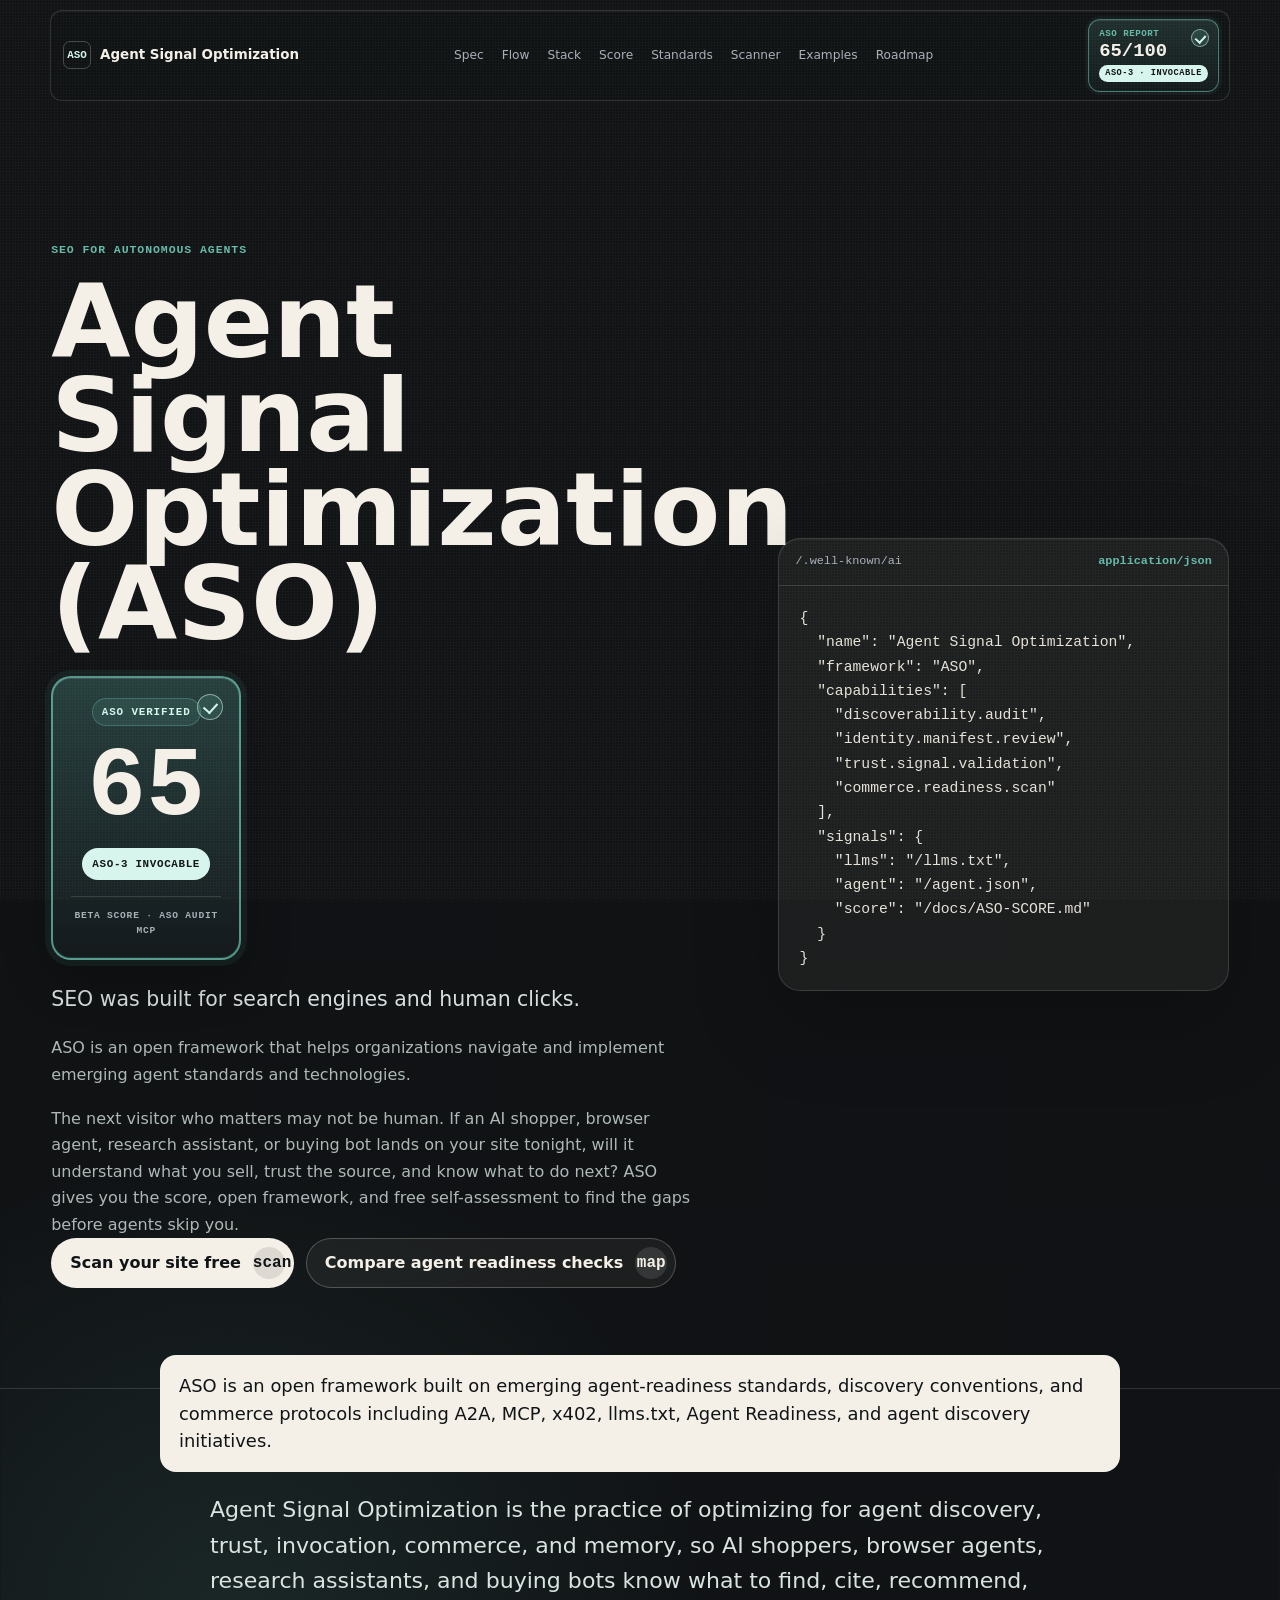
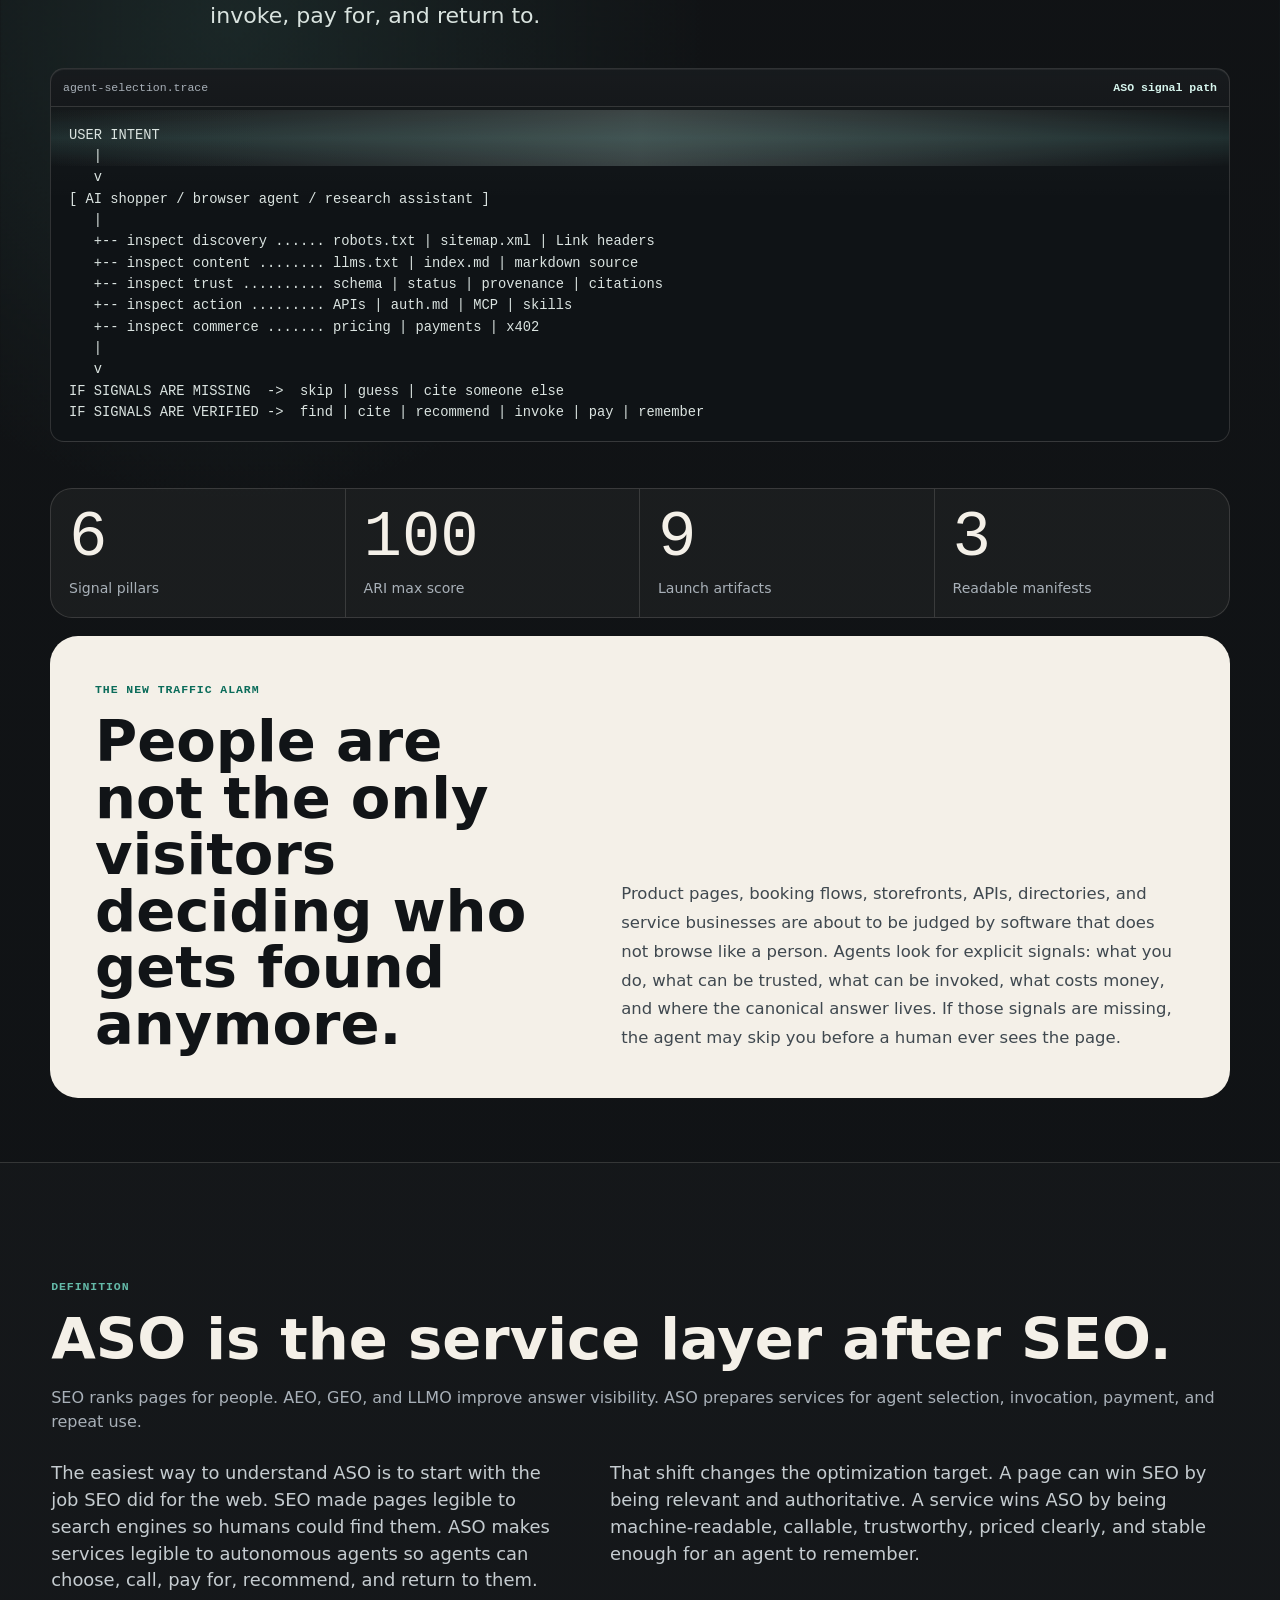
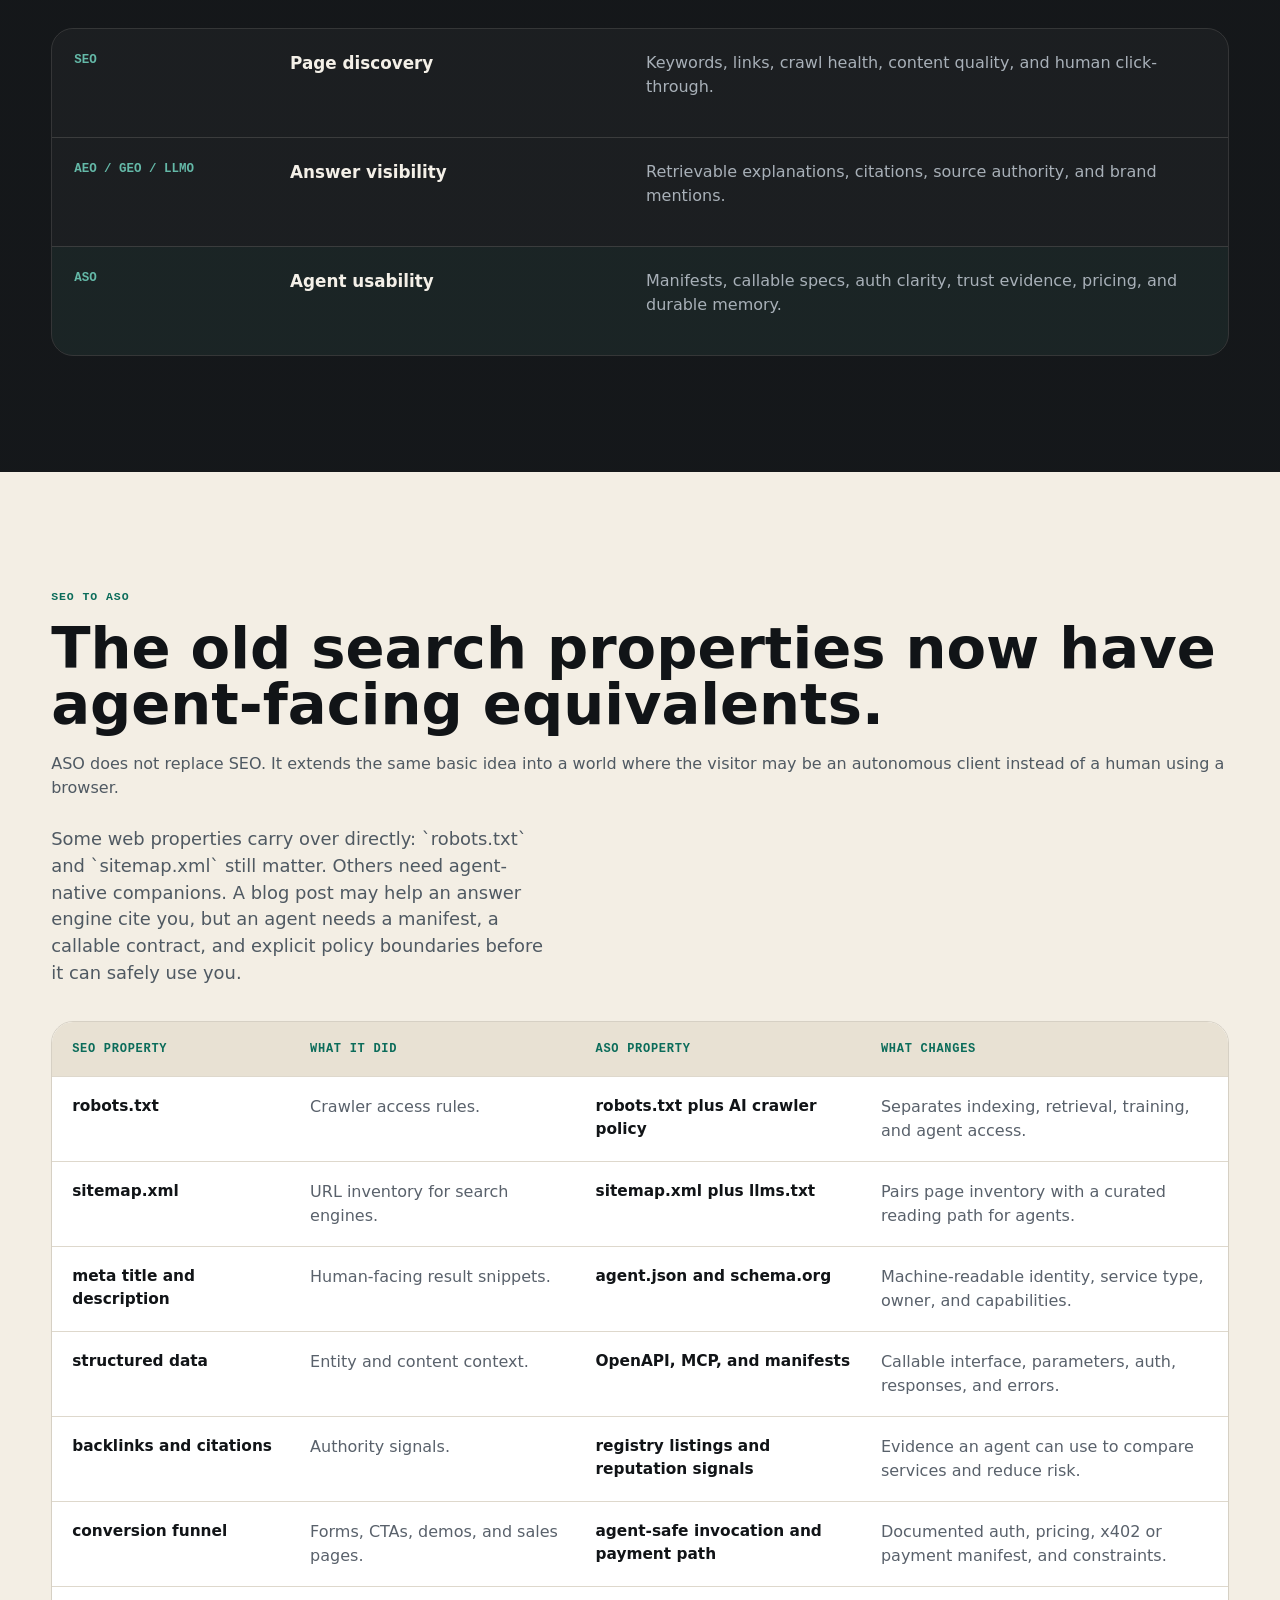
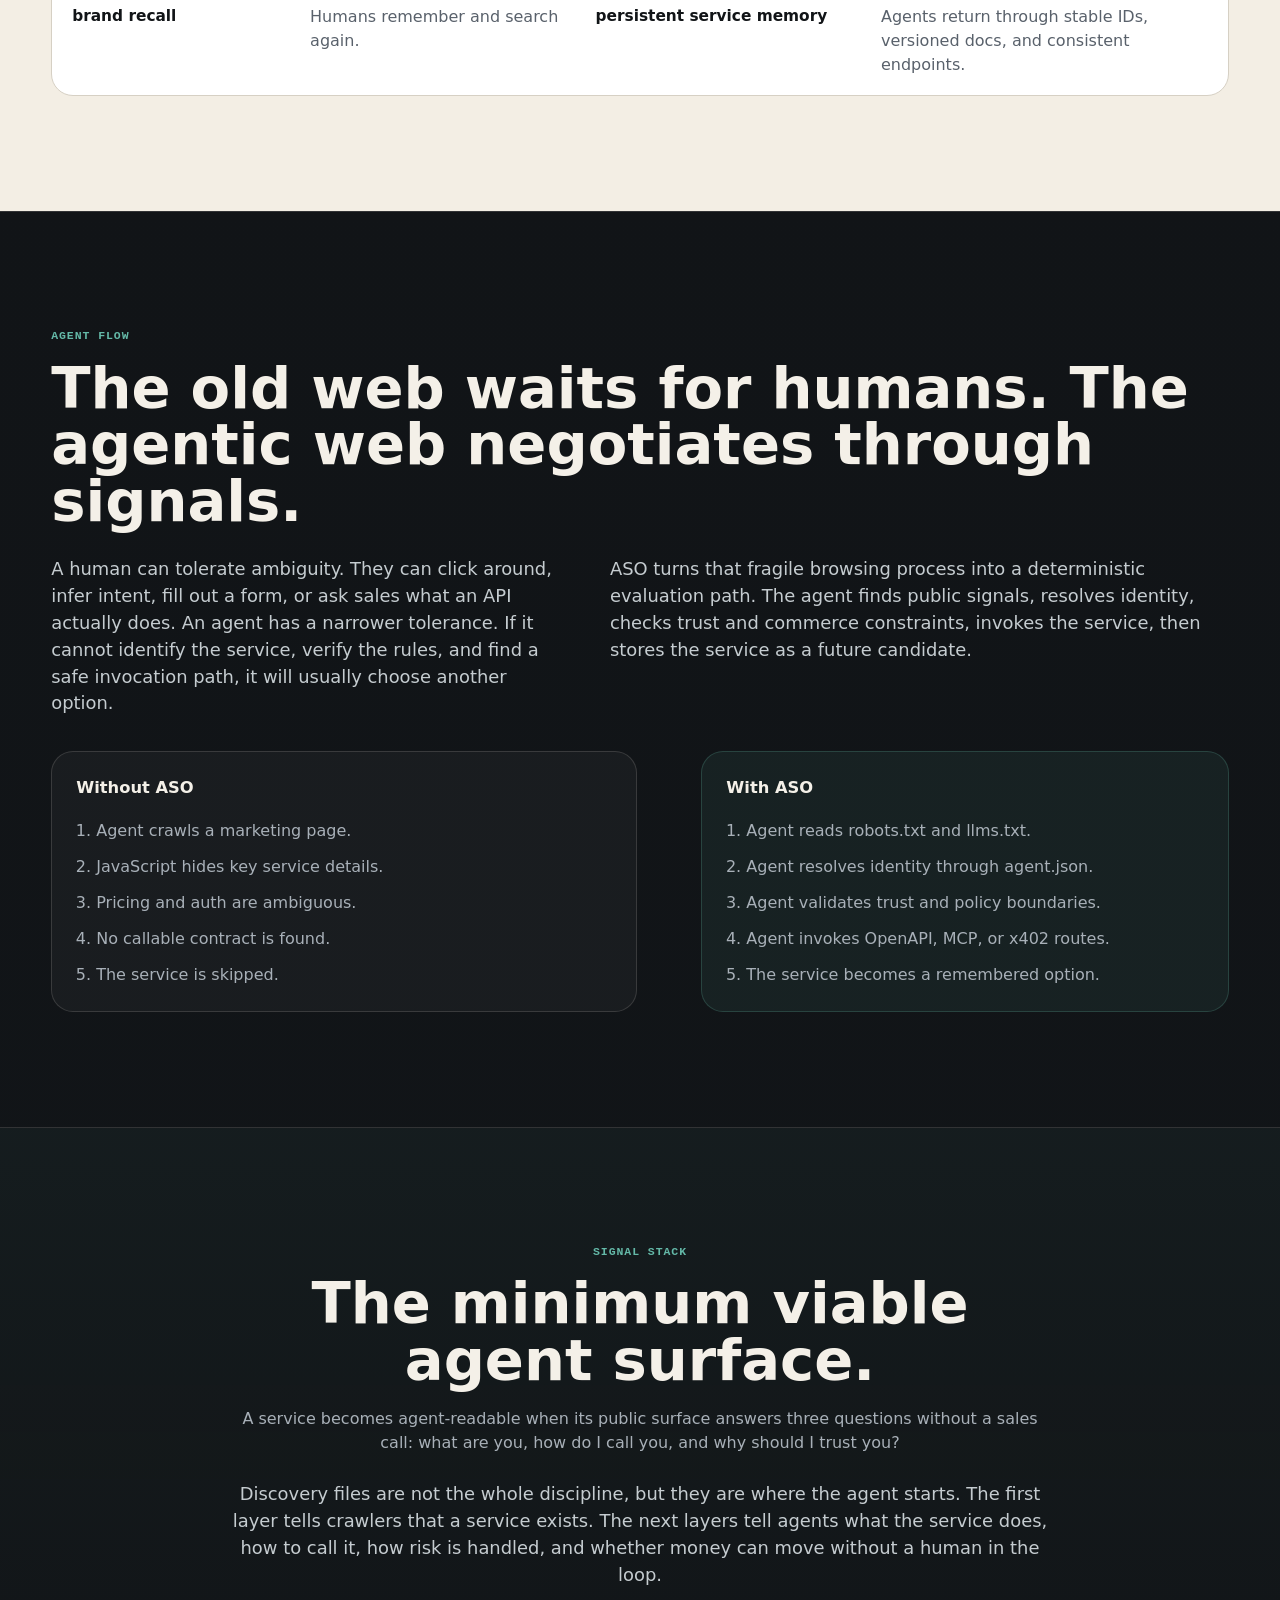
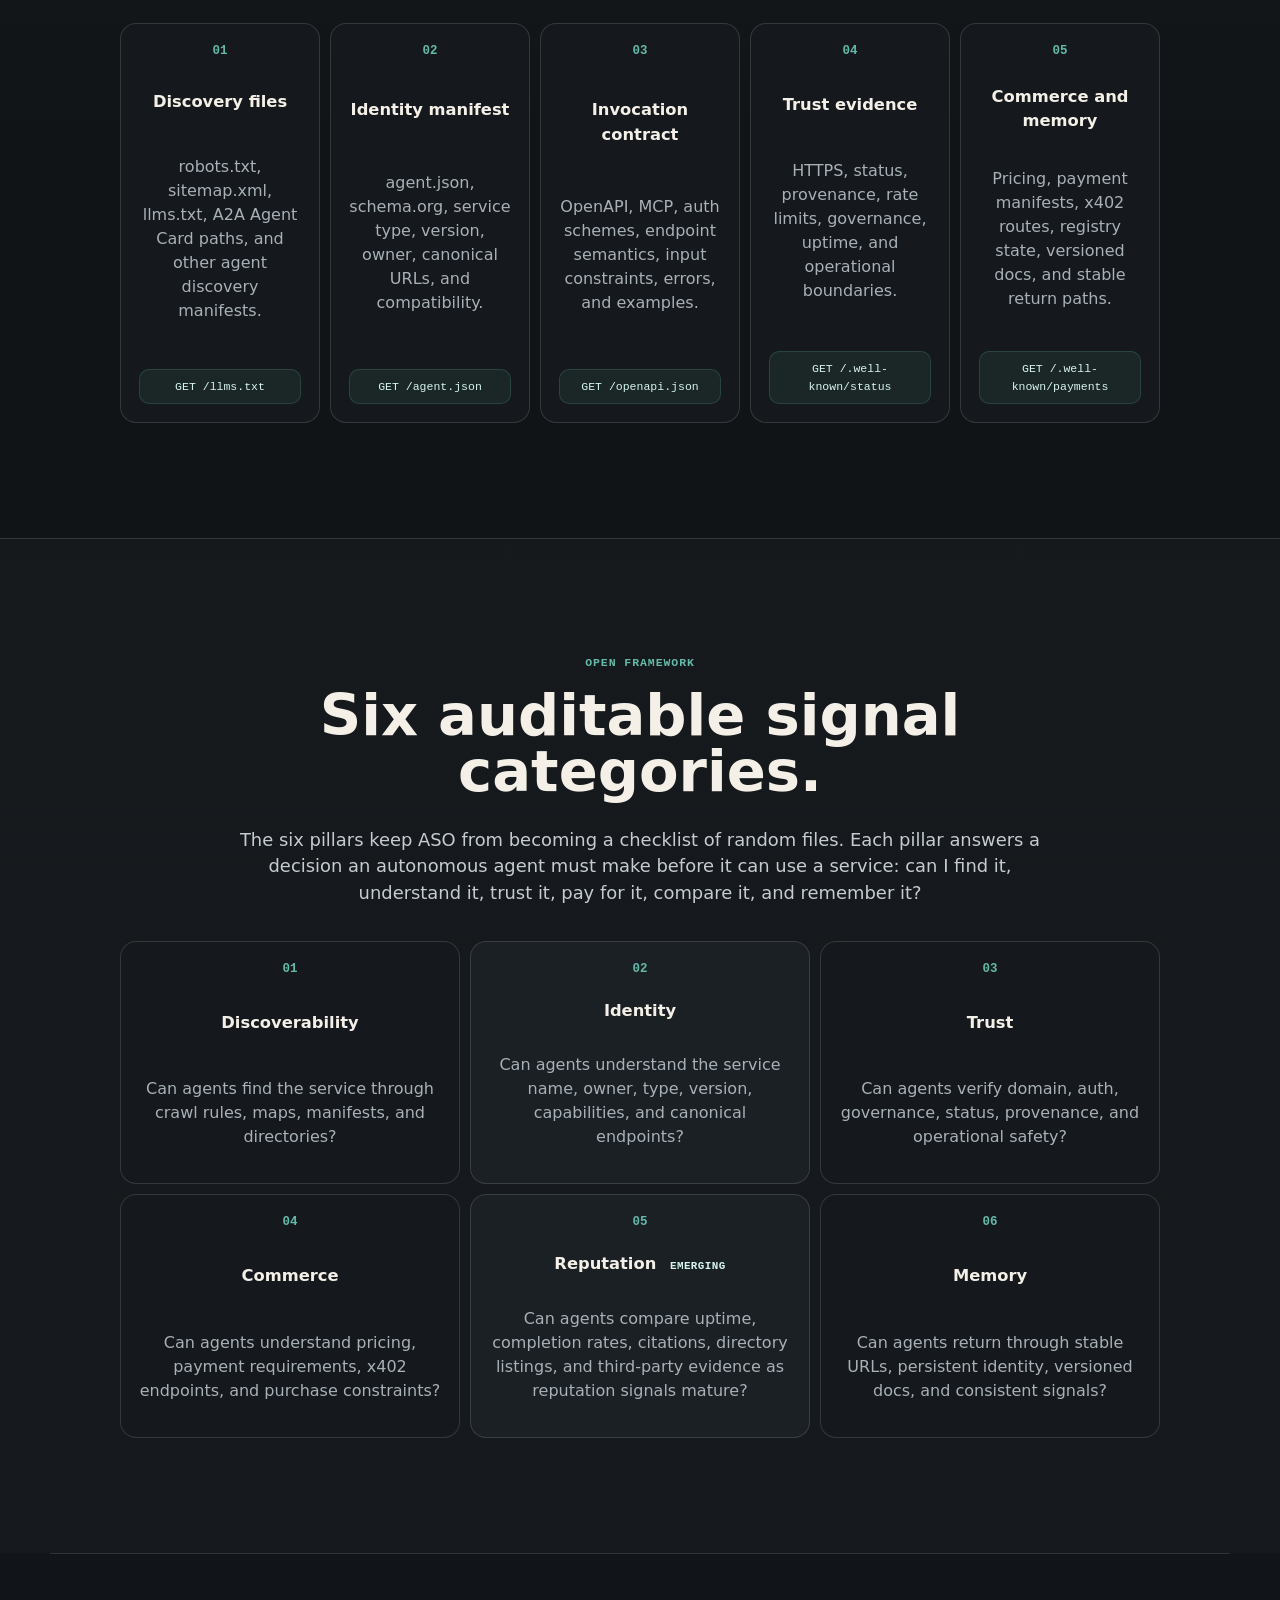
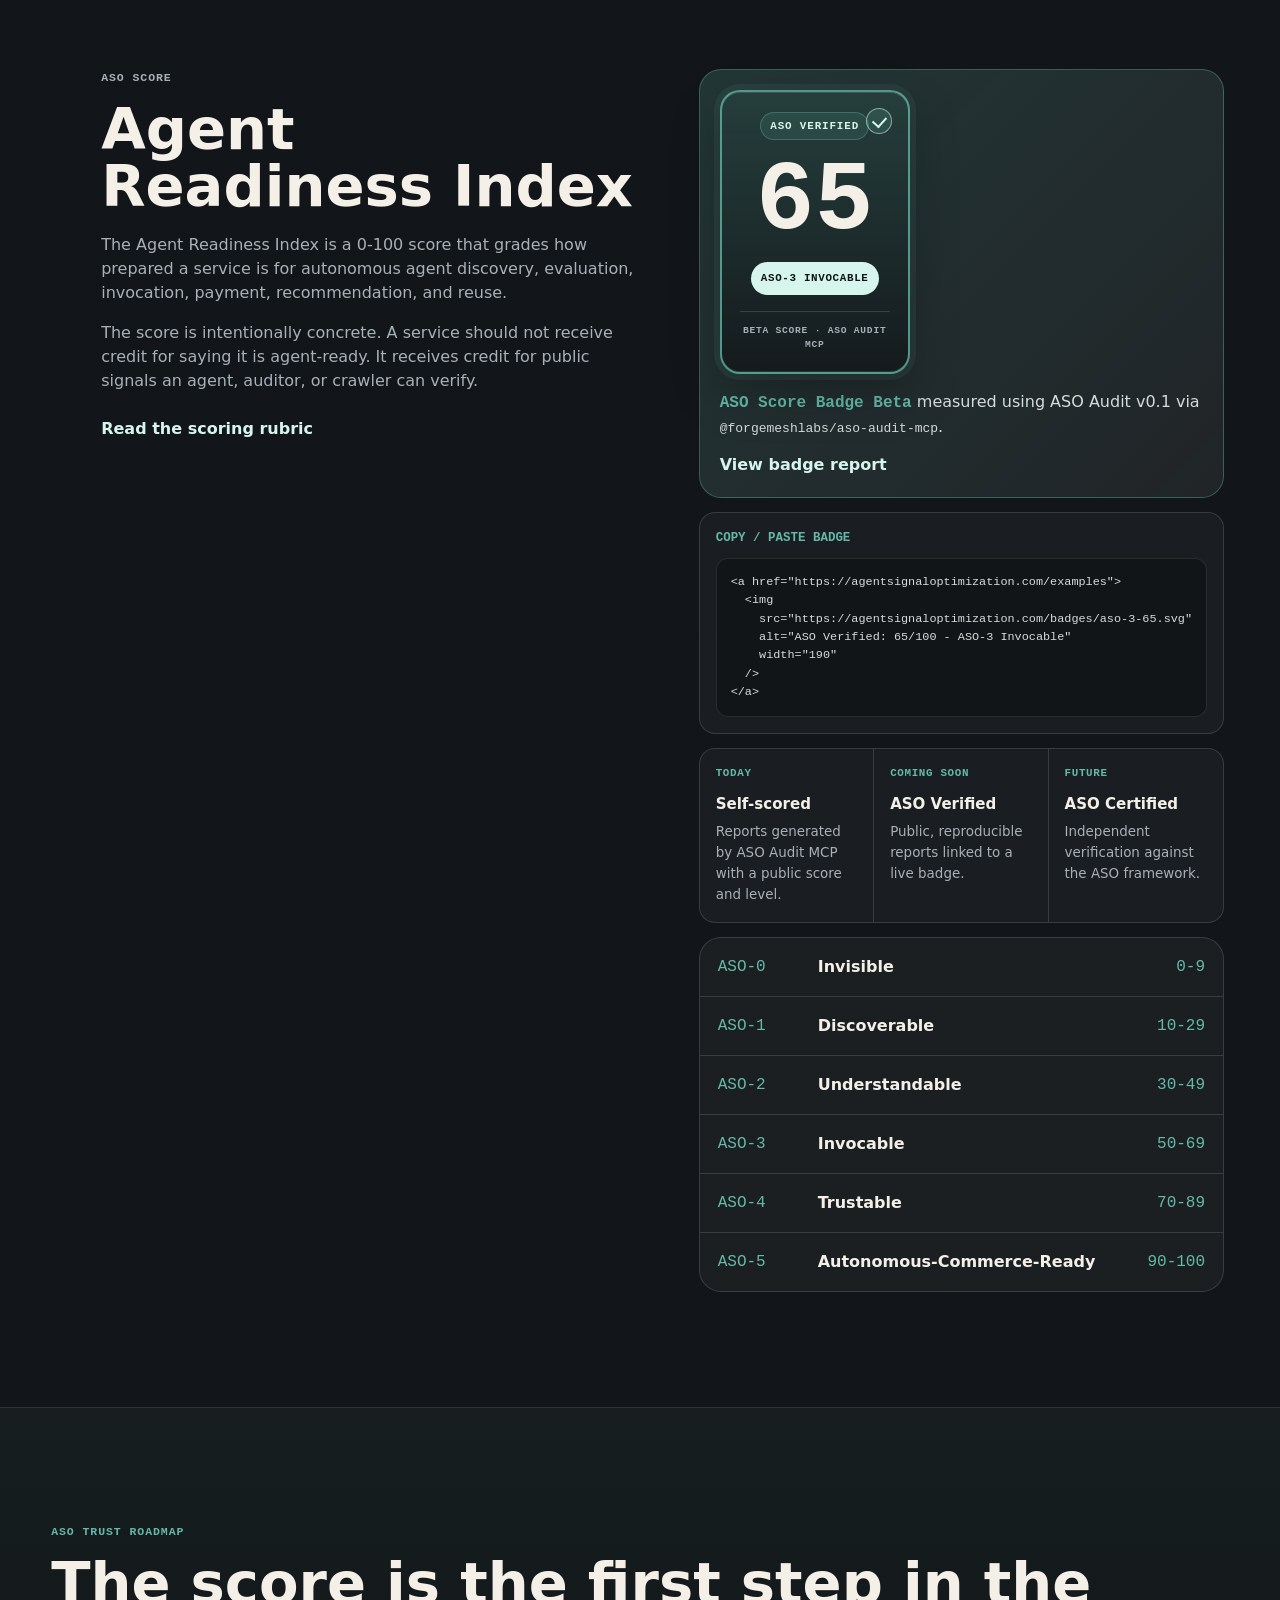
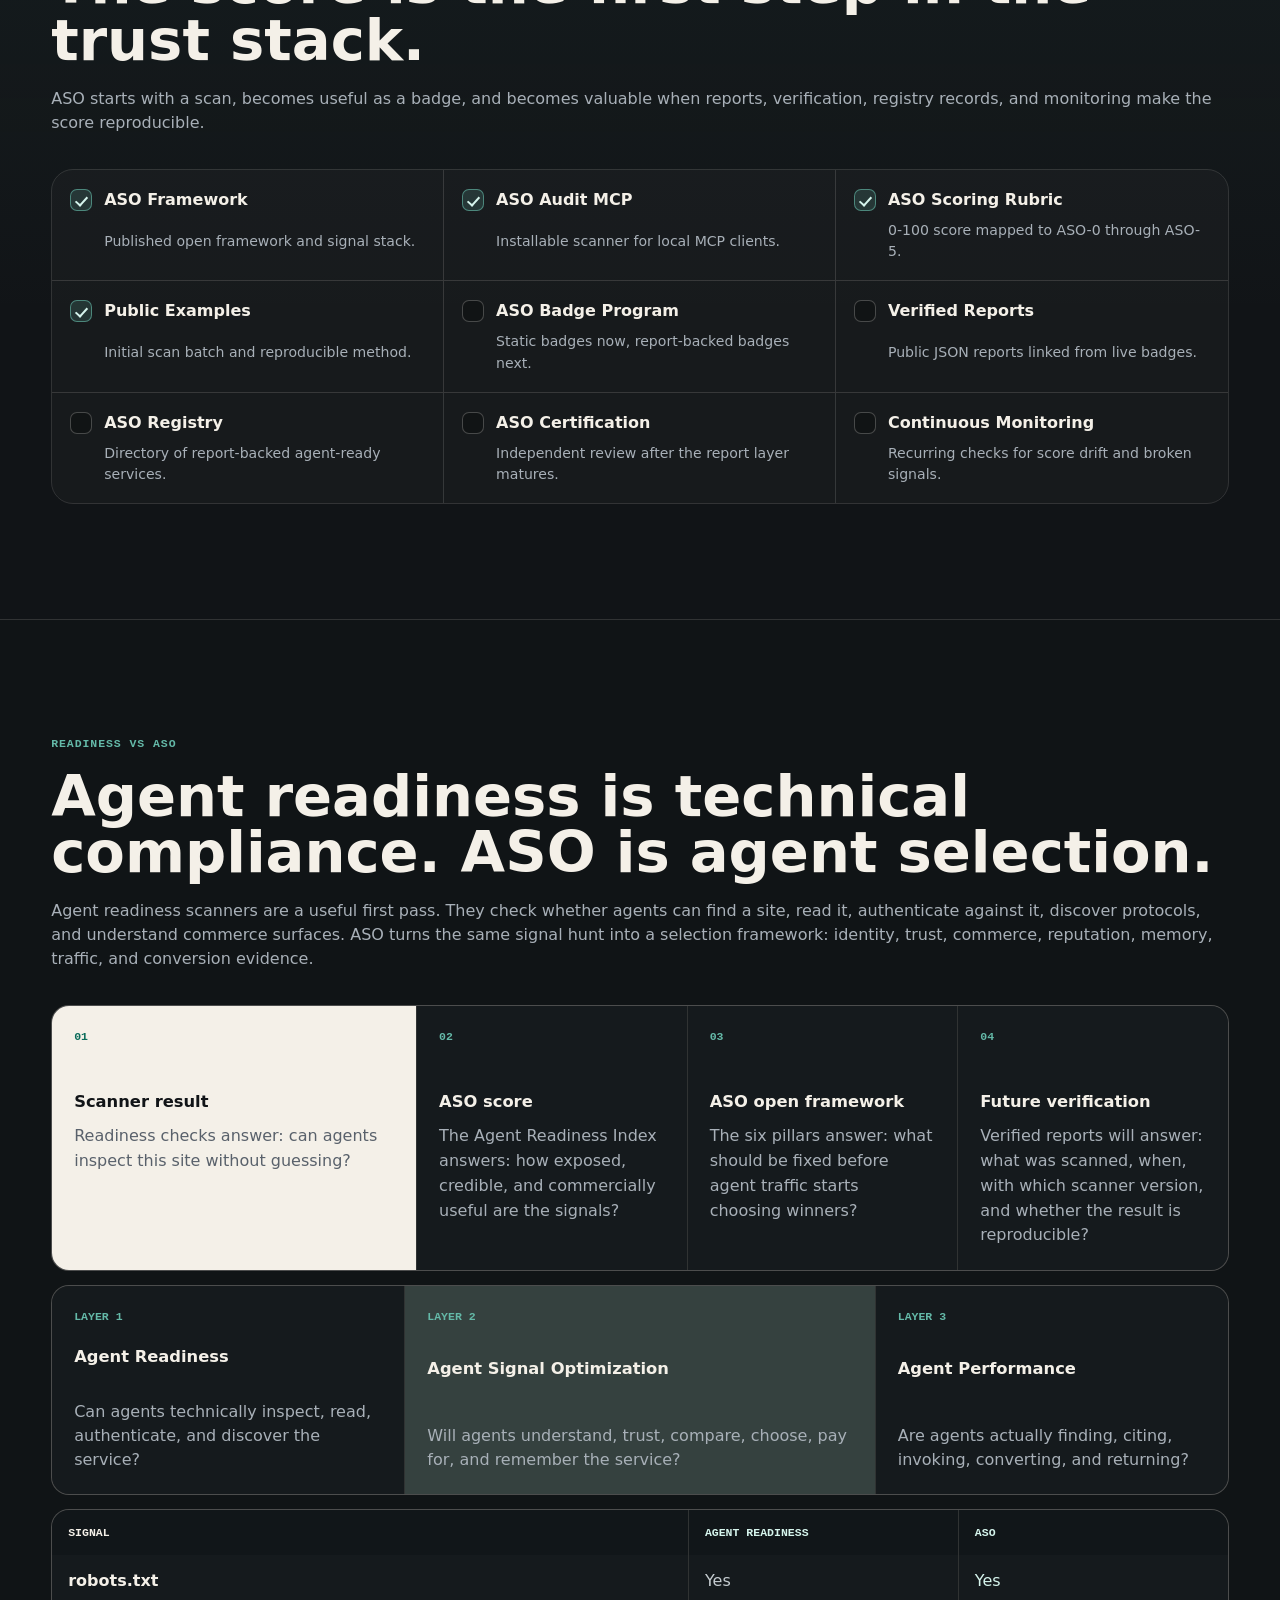
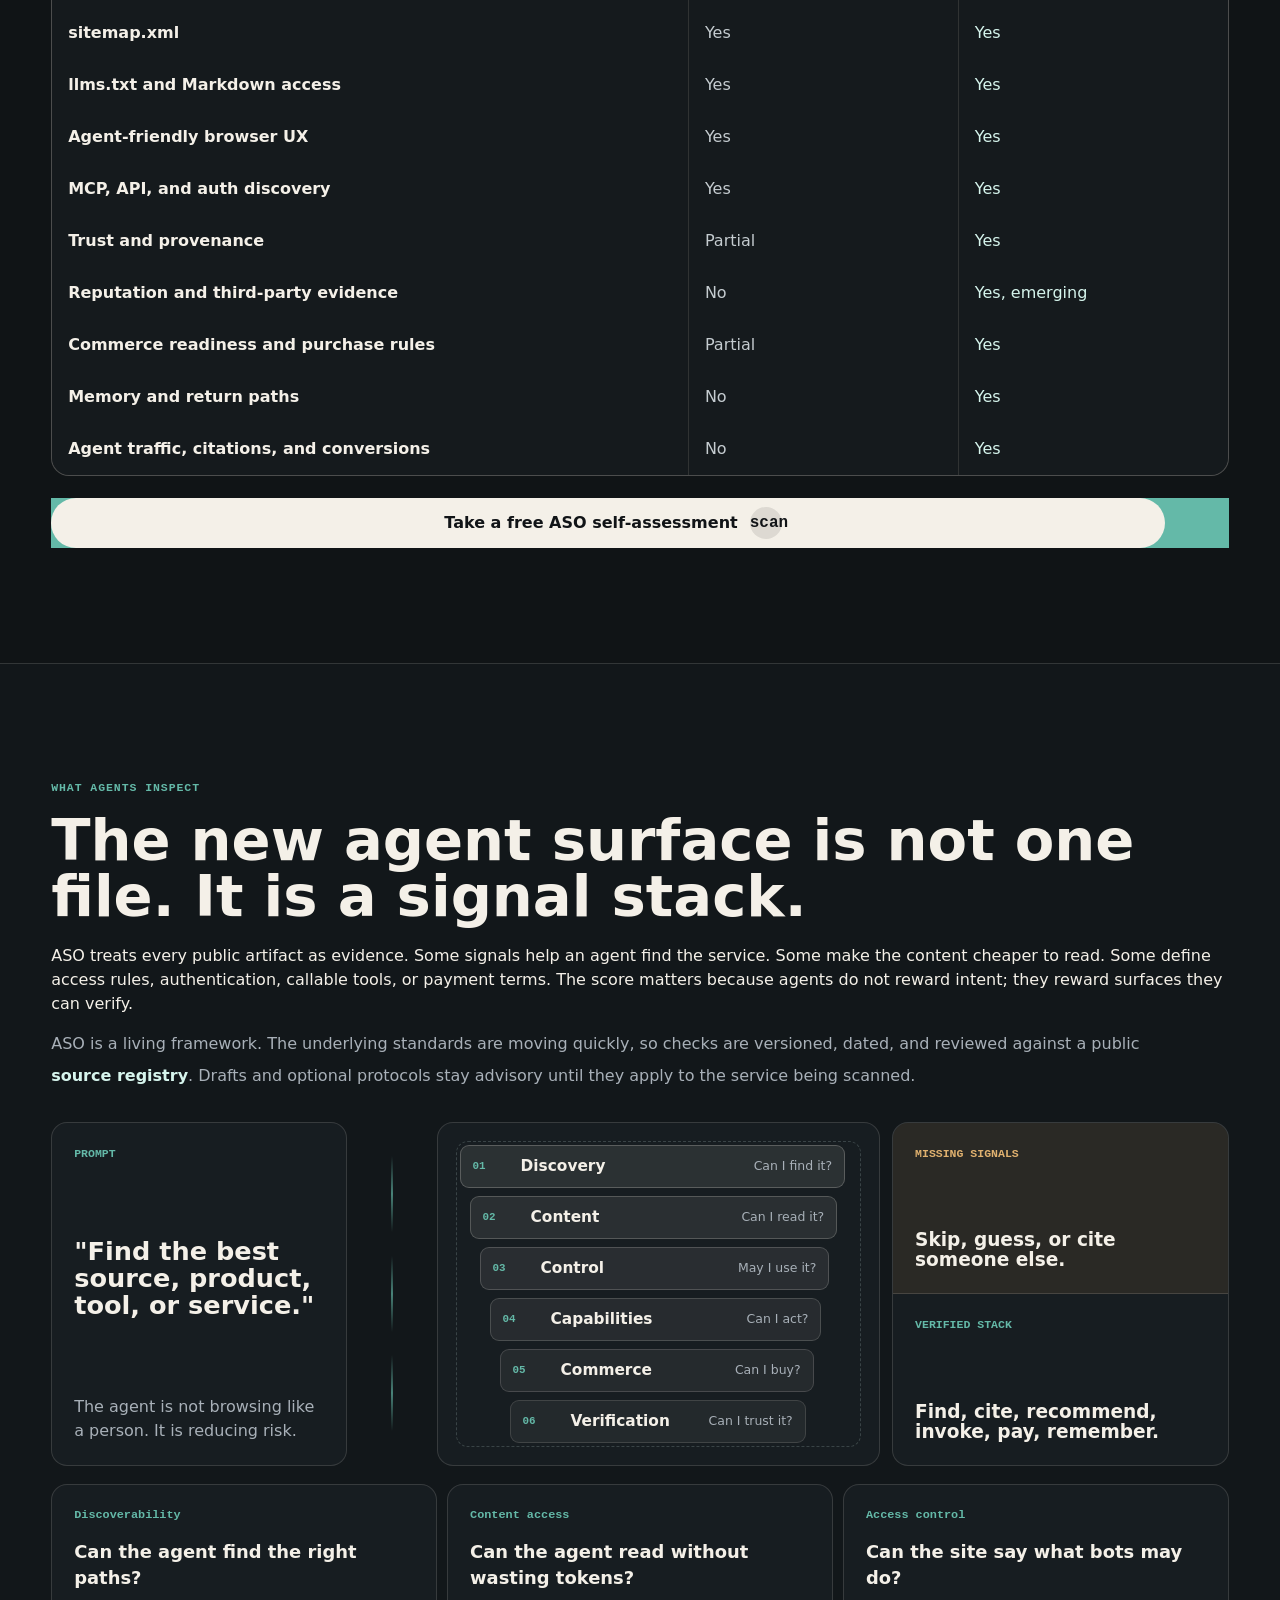
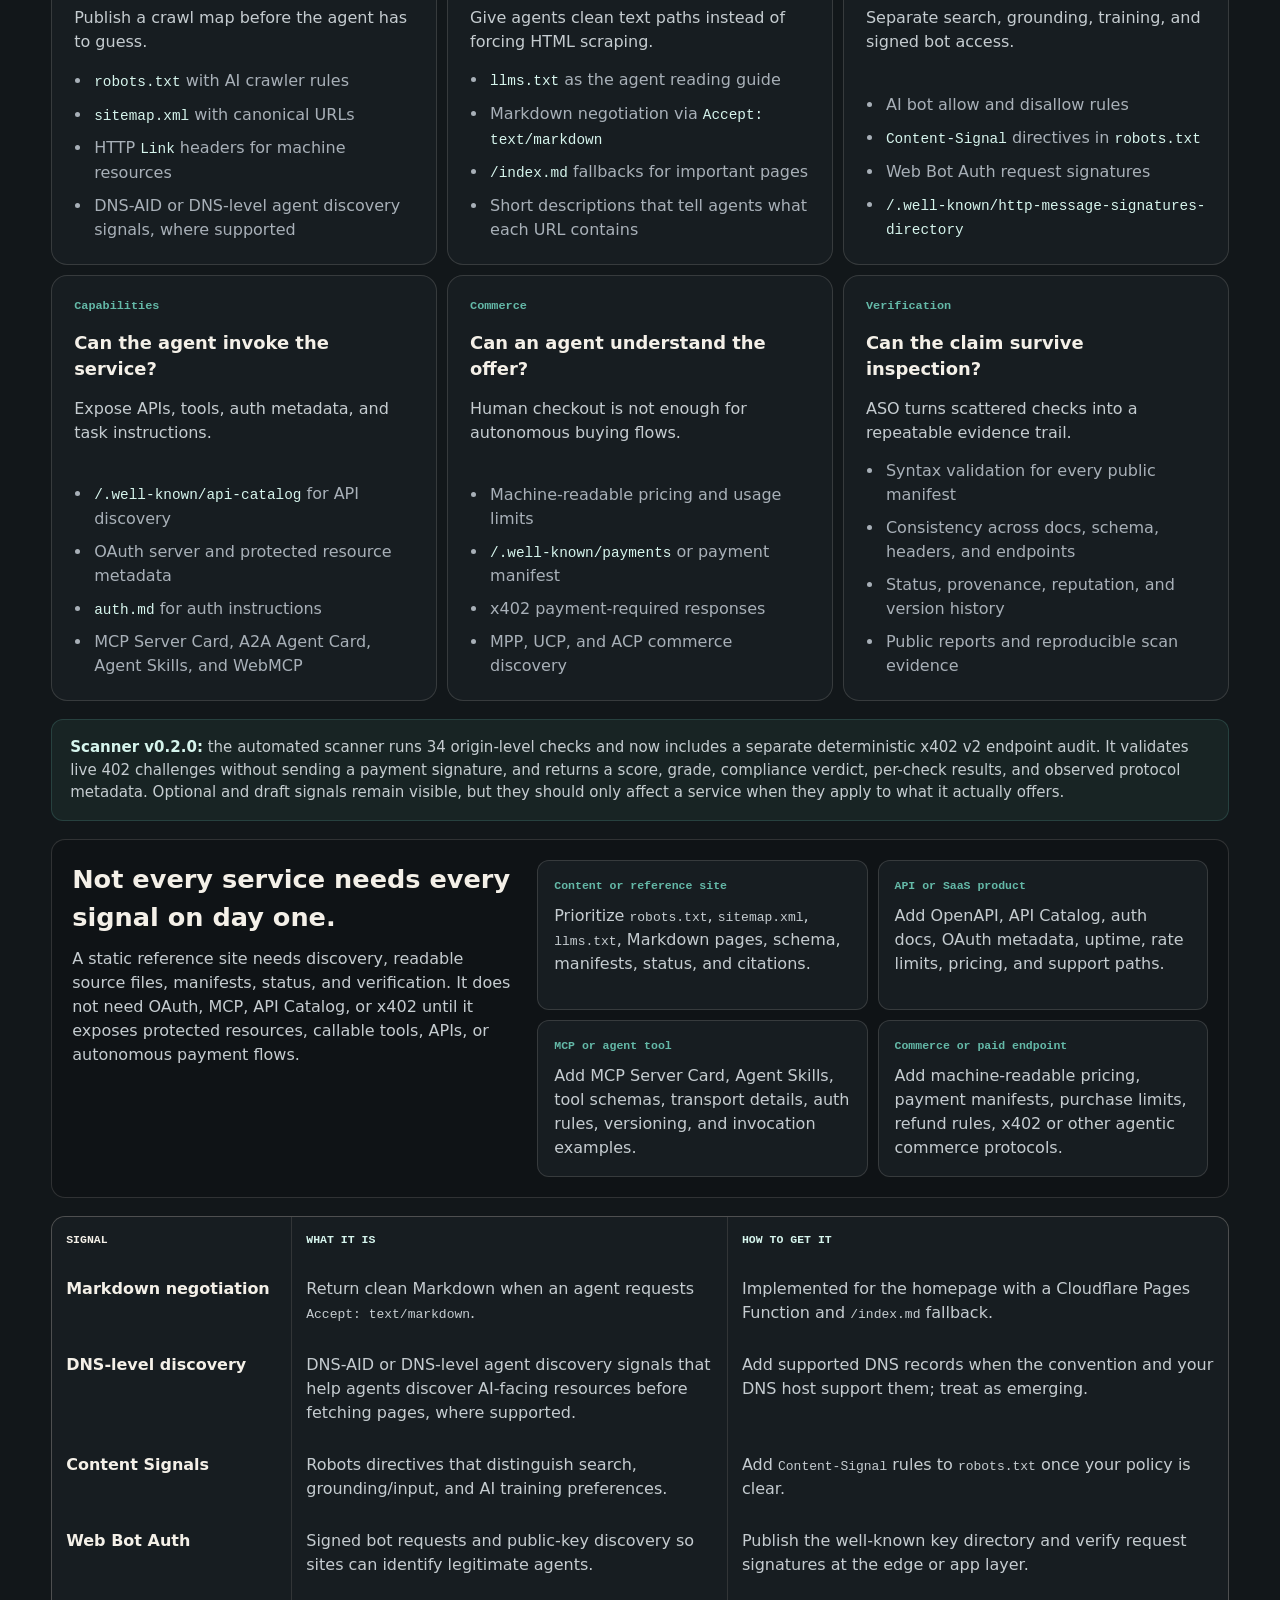
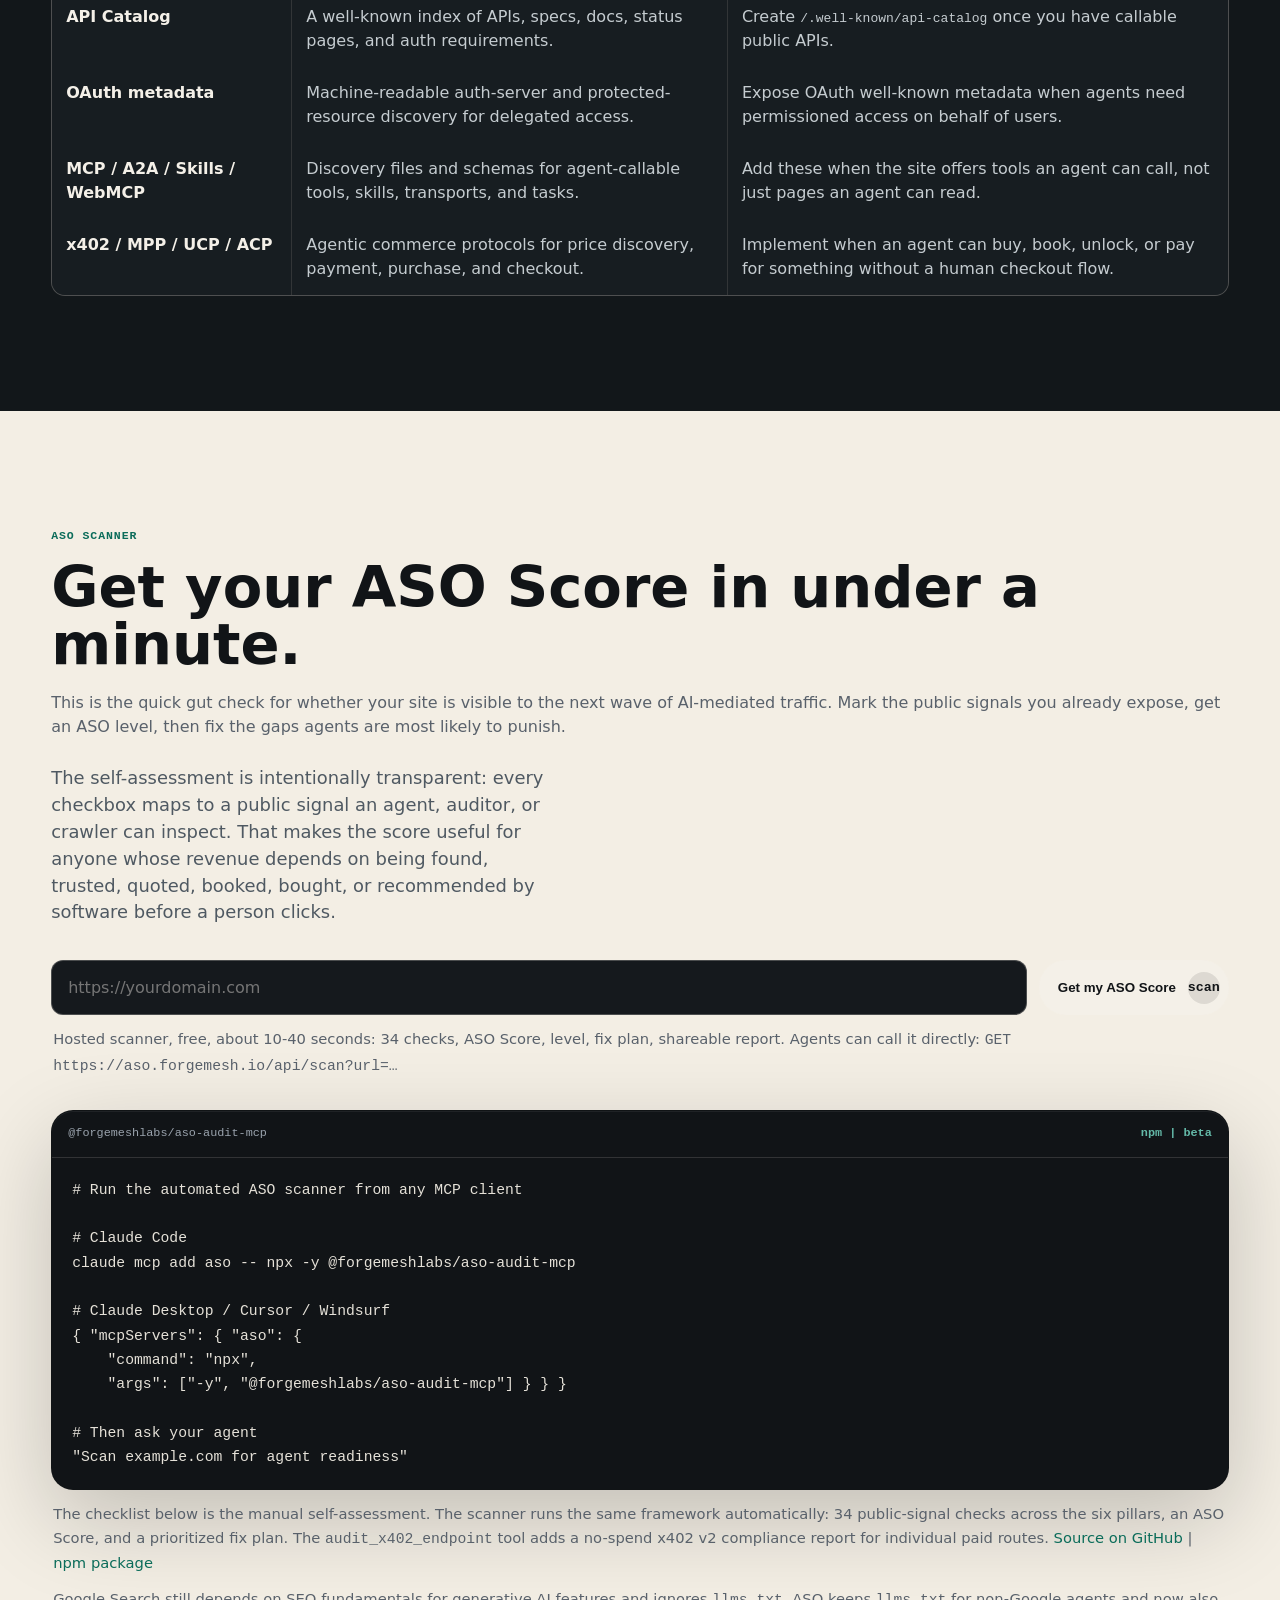
<file: index.html>
<!doctype html>
<html lang="en">
  <head>
    <meta charset="utf-8">
    <meta name="viewport" content="width=device-width, initial-scale=1">
    <title>Agent Signal Optimization (ASO) | Open Agent Readiness Framework</title>
    <meta
      name="description"
      content="ASO is an open framework that helps organizations navigate and implement emerging agent standards and technologies."
    >
    <meta name="robots" content="index,follow">
    <link rel="canonical" href="https://agentsignaloptimization.com/">
    <link rel="stylesheet" href="/styles.css?v=20260611b">
    <script type="application/ld+json">
      {
        "@context": "https://schema.org",
        "@type": "WebSite",
        "name": "Agent Signal Optimization",
        "alternateName": "ASO",
        "url": "https://agentsignaloptimization.com/",
        "description": "ASO is an open framework that helps organizations navigate and implement emerging agent standards and technologies.",
        "publisher": {
          "@type": "Organization",
          "name": "ForgeMesh",
          "url": "https://forgemesh.io/"
        },
        "potentialAction": {
          "@type": "ReadAction",
          "target": [
            "https://agentsignaloptimization.com/ASO.md",
            "https://agentsignaloptimization.com/llms.txt",
            "https://agentsignaloptimization.com/agent.json"
          ]
        }
      }
    </script>
    <script type="application/ld+json">
      {
        "@context": "https://schema.org",
        "@type": "DefinedTermSet",
        "name": "Agent Signal Optimization Open Framework",
        "url": "https://agentsignaloptimization.com/#framework",
        "hasDefinedTerm": [
          {
            "@type": "DefinedTerm",
            "name": "Agent Signal Optimization",
            "termCode": "ASO",
            "description": "An open framework that helps organizations navigate and implement emerging agent standards and technologies."
          },
          {
            "@type": "DefinedTerm",
            "name": "Agent Readiness Index",
            "termCode": "ARI",
            "description": "A 0-100 scoring model for measuring agent readiness across discoverability, identity, trust, commerce, reputation, and memory."
          }
        ]
      }
    </script>
  </head>
  <body>
    <header class="site-header">
      <a class="brand" href="/" aria-label="Agent Signal Optimization home">
        <span class="brand-mark">ASO</span>
        <span>Agent Signal Optimization</span>
      </a>
      <nav aria-label="Primary navigation">
        <a href="#spec">Spec</a>
        <a href="#flow">Flow</a>
        <a href="#stack">Stack</a>
        <a href="#score">Score</a>
        <a href="#standards">Standards</a>
        <a href="#scanner">Scanner</a>
        <a href="/examples">Examples</a>
        <a href="#trust-roadmap">Roadmap</a>
      </nav>
      <a class="nav-score-badge" href="/.well-known/aso-report.json" aria-label="Open ASO report for score 65 out of 100, ASO-3 Invocable">
        <span class="nav-score-label">ASO Report</span>
        <strong>65/100</strong>
        <span class="nav-score-level">ASO-3 · Invocable</span>
        <span class="nav-score-mobile">ASO 65</span>
      </a>
    </header>

    <main>
      <section class="hero">
        <div class="hero-grid">
          <div class="hero-copy">
            <p class="eyebrow">SEO for autonomous agents</p>
            <h1>Agent Signal Optimization (ASO)</h1>
            <a class="aso-badge hero-score-badge" href="#score" aria-label="Jump to ASO score methodology">
              <span class="badge-label">ASO Verified</span>
              <strong class="badge-score">65</strong>
              <span class="badge-level">ASO-3 Invocable</span>
              <em class="badge-note">Beta score · ASO Audit MCP</em>
            </a>
            <p class="definition">
              SEO was built for search engines and human clicks.
            </p>
            <p class="hero-scanner-copy">
              ASO is an open framework that helps organizations navigate and
              implement emerging agent standards and technologies.
            </p>
            <p class="hero-scanner-copy">
              The next visitor who matters may not be human. If an AI shopper,
              browser agent, research assistant, or buying bot lands on your
              site tonight, will it understand what you sell, trust the source,
              and know what to do next? ASO gives you the score, open framework, and
              free self-assessment to find the gaps before agents skip you.
            </p>
            <div class="hero-actions" aria-label="Primary actions">
              <a class="button primary" href="#scanner">
                Scan your site free
                <span aria-hidden="true">scan</span>
              </a>
              <a class="button secondary" href="#readiness">
                Compare agent readiness checks
                <span aria-hidden="true">map</span>
              </a>
            </div>
          </div>

          <aside class="terminal-card" aria-label="ASO technical artifact preview">
            <div class="terminal-top">
              <span>/.well-known/ai</span>
              <strong>application/json</strong>
            </div>
            <pre><code>{
  "name": "Agent Signal Optimization",
  "framework": "ASO",
  "capabilities": [
    "discoverability.audit",
    "identity.manifest.review",
    "trust.signal.validation",
    "commerce.readiness.scan"
  ],
  "signals": {
    "llms": "/llms.txt",
    "agent": "/agent.json",
    "score": "/docs/ASO-SCORE.md"
  }
}</code></pre>
          </aside>
        </div>
      </section>

      <section class="open-framework-note" aria-label="ASO open framework note">
        <p>
          ASO is an open framework built on emerging agent-readiness standards,
          discovery conventions, and commerce protocols including A2A, MCP,
          x402, llms.txt, Agent Readiness, and agent discovery initiatives.
        </p>
      </section>

      <section class="agent-context" aria-label="ASO audience context">
        <p>
          Agent Signal Optimization is the practice of optimizing for agent
          discovery, trust, invocation, commerce, and memory, so AI shoppers,
          browser agents, research assistants, and buying bots know what to
          find, cite, recommend, invoke, pay for, and return to.
        </p>
      </section>

      <section class="ascii-signal" aria-label="Animated ASO signal flow diagram">
        <div class="ascii-shell">
          <div class="ascii-topline">
            <span>agent-selection.trace</span>
            <strong>ASO signal path</strong>
          </div>
          <pre aria-hidden="true"><code>USER INTENT
   |
   v
[ AI shopper / browser agent / research assistant ]
   |
   +-- inspect discovery ...... robots.txt | sitemap.xml | Link headers
   +-- inspect content ........ llms.txt | index.md | markdown source
   +-- inspect trust .......... schema | status | provenance | citations
   +-- inspect action ......... APIs | auth.md | MCP | skills
   +-- inspect commerce ....... pricing | payments | x402
   |
   v
IF SIGNALS ARE MISSING  ->  skip | guess | cite someone else
IF SIGNALS ARE VERIFIED ->  find | cite | recommend | invoke | pay | remember</code></pre>
          <div class="ascii-scan" aria-hidden="true"></div>
        </div>
      </section>

      <section class="metric-band" aria-label="ASO reference surface">
        <div>
          <span>6</span>
          <p>Signal pillars</p>
        </div>
        <div>
          <span>100</span>
          <p>ARI max score</p>
        </div>
        <div>
          <span>9</span>
          <p>Launch artifacts</p>
        </div>
        <div>
          <span>3</span>
          <p>Readable manifests</p>
        </div>
      </section>

      <section class="alert-band" aria-label="Agent traffic warning">
        <div>
          <p class="section-label">The new traffic alarm</p>
          <h2>People are not the only visitors deciding who gets found anymore.</h2>
        </div>
        <p>
          Product pages, booking flows, storefronts, APIs, directories, and
          service businesses are about to be judged by software that does not
          browse like a person. Agents look for explicit signals: what you do,
          what can be trusted, what can be invoked, what costs money, and where
          the canonical answer lives. If those signals are missing, the agent
          may skip you before a human ever sees the page.
        </p>
      </section>

      <section class="band spec" id="spec">
        <div class="section-heading align-left">
          <p class="section-label">Definition</p>
          <h2>ASO is the service layer after SEO.</h2>
          <p>
            SEO ranks pages for people. AEO, GEO, and LLMO improve answer
            visibility. ASO prepares services for agent selection, invocation,
            payment, and repeat use.
          </p>
        </div>
        <div class="section-prose">
          <p>
            The easiest way to understand ASO is to start with the job SEO did
            for the web. SEO made pages legible to search engines so humans
            could find them. ASO makes services legible to autonomous agents so
            agents can choose, call, pay for, recommend, and return to them.
          </p>
          <p>
            That shift changes the optimization target. A page can win SEO by
            being relevant and authoritative. A service wins ASO by being
            machine-readable, callable, trustworthy, priced clearly, and stable
            enough for an agent to remember.
          </p>
        </div>
        <div class="comparison-ledger" aria-label="ASO compared with adjacent optimization disciplines">
          <div>
            <span>SEO</span>
            <strong>Page discovery</strong>
            <p>Keywords, links, crawl health, content quality, and human click-through.</p>
          </div>
          <div>
            <span>AEO / GEO / LLMO</span>
            <strong>Answer visibility</strong>
            <p>Retrievable explanations, citations, source authority, and brand mentions.</p>
          </div>
          <div class="is-current">
            <span>ASO</span>
            <strong>Agent usability</strong>
            <p>Manifests, callable specs, auth clarity, trust evidence, pricing, and durable memory.</p>
          </div>
        </div>
      </section>

      <section class="band evolution" id="evolution">
        <div class="section-heading align-left">
          <p class="section-label">SEO to ASO</p>
          <h2>The old search properties now have agent-facing equivalents.</h2>
          <p>
            ASO does not replace SEO. It extends the same basic idea into a
            world where the visitor may be an autonomous client instead of a
            human using a browser.
          </p>
        </div>
        <div class="section-prose">
          <p>
            Some web properties carry over directly: `robots.txt` and
            `sitemap.xml` still matter. Others need agent-native companions.
            A blog post may help an answer engine cite you, but an agent needs
            a manifest, a callable contract, and explicit policy boundaries
            before it can safely use you.
          </p>
        </div>
        <div class="evolution-table" role="table" aria-label="SEO properties mapped to ASO properties">
          <div role="row">
            <span>SEO property</span>
            <span>What it did</span>
            <span>ASO property</span>
            <span>What changes</span>
          </div>
          <div role="row">
            <strong>robots.txt</strong>
            <p>Crawler access rules.</p>
            <strong>robots.txt plus AI crawler policy</strong>
            <p>Separates indexing, retrieval, training, and agent access.</p>
          </div>
          <div role="row">
            <strong>sitemap.xml</strong>
            <p>URL inventory for search engines.</p>
            <strong>sitemap.xml plus llms.txt</strong>
            <p>Pairs page inventory with a curated reading path for agents.</p>
          </div>
          <div role="row">
            <strong>meta title and description</strong>
            <p>Human-facing result snippets.</p>
            <strong>agent.json and schema.org</strong>
            <p>Machine-readable identity, service type, owner, and capabilities.</p>
          </div>
          <div role="row">
            <strong>structured data</strong>
            <p>Entity and content context.</p>
            <strong>OpenAPI, MCP, and manifests</strong>
            <p>Callable interface, parameters, auth, responses, and errors.</p>
          </div>
          <div role="row">
            <strong>backlinks and citations</strong>
            <p>Authority signals.</p>
            <strong>registry listings and reputation signals</strong>
            <p>Evidence an agent can use to compare services and reduce risk.</p>
          </div>
          <div role="row">
            <strong>conversion funnel</strong>
            <p>Forms, CTAs, demos, and sales pages.</p>
            <strong>agent-safe invocation and payment path</strong>
            <p>Documented auth, pricing, x402 or payment manifest, and constraints.</p>
          </div>
          <div role="row">
            <strong>brand recall</strong>
            <p>Humans remember and search again.</p>
            <strong>persistent service memory</strong>
            <p>Agents return through stable IDs, versioned docs, and consistent endpoints.</p>
          </div>
        </div>
      </section>

      <section class="band flow" id="flow">
        <div class="section-heading align-left">
          <p class="section-label">Agent Flow</p>
          <h2>The old web waits for humans. The agentic web negotiates through signals.</h2>
        </div>
        <div class="section-prose">
          <p>
            A human can tolerate ambiguity. They can click around, infer intent,
            fill out a form, or ask sales what an API actually does. An agent
            has a narrower tolerance. If it cannot identify the service, verify
            the rules, and find a safe invocation path, it will usually choose
            another option.
          </p>
          <p>
            ASO turns that fragile browsing process into a deterministic
            evaluation path. The agent finds public signals, resolves identity,
            checks trust and commerce constraints, invokes the service, then
            stores the service as a future candidate.
          </p>
        </div>
        <div class="flow-grid">
          <div class="flow-column muted-flow">
            <h3>Without ASO</h3>
            <ol>
              <li>Agent crawls a marketing page.</li>
              <li>JavaScript hides key service details.</li>
              <li>Pricing and auth are ambiguous.</li>
              <li>No callable contract is found.</li>
              <li>The service is skipped.</li>
            </ol>
          </div>
          <div class="flow-column">
            <h3>With ASO</h3>
            <ol>
              <li>Agent reads robots.txt and llms.txt.</li>
              <li>Agent resolves identity through agent.json.</li>
              <li>Agent validates trust and policy boundaries.</li>
              <li>Agent invokes OpenAPI, MCP, or x402 routes.</li>
              <li>The service becomes a remembered option.</li>
            </ol>
          </div>
        </div>
      </section>

      <section class="band stack" id="stack">
        <div class="section-heading centered">
          <p class="section-label">Signal Stack</p>
          <h2>The minimum viable agent surface.</h2>
          <p>
            A service becomes agent-readable when its public surface answers
            three questions without a sales call: what are you, how do I call
            you, and why should I trust you?
          </p>
        </div>
        <div class="section-prose centered-copy">
          <p>
            Discovery files are not the whole discipline, but they are where the
            agent starts. The first layer tells crawlers that a service exists.
            The next layers tell agents what the service does, how to call it,
            how risk is handled, and whether money can move without a human in
            the loop.
          </p>
        </div>

        <div class="artifact-grid">
          <article class="artifact">
            <span>01</span>
            <h3>Discovery files</h3>
            <p>robots.txt, sitemap.xml, llms.txt, A2A Agent Card paths, and other agent discovery manifests.</p>
            <code>GET /llms.txt</code>
          </article>
          <article class="artifact">
            <span>02</span>
            <h3>Identity manifest</h3>
            <p>agent.json, schema.org, service type, version, owner, canonical URLs, and compatibility.</p>
            <code>GET /agent.json</code>
          </article>
          <article class="artifact">
            <span>03</span>
            <h3>Invocation contract</h3>
            <p>OpenAPI, MCP, auth schemes, endpoint semantics, input constraints, errors, and examples.</p>
            <code>GET /openapi.json</code>
          </article>
          <article class="artifact">
            <span>04</span>
            <h3>Trust evidence</h3>
            <p>HTTPS, status, provenance, rate limits, governance, uptime, and operational boundaries.</p>
            <code>GET /.well-known/status</code>
          </article>
          <article class="artifact">
            <span>05</span>
            <h3>Commerce and memory</h3>
            <p>Pricing, payment manifests, x402 routes, registry state, versioned docs, and stable return paths.</p>
            <code>GET /.well-known/payments</code>
          </article>
        </div>
      </section>

      <section class="band framework" id="framework">
        <div class="section-heading centered">
          <p class="section-label">Open Framework</p>
          <h2>Six auditable signal categories.</h2>
        </div>
        <div class="section-prose centered-copy">
          <p>
            The six pillars keep ASO from becoming a checklist of random files.
            Each pillar answers a decision an autonomous agent must make before
            it can use a service: can I find it, understand it, trust it, pay
            for it, compare it, and remember it?
          </p>
        </div>
        <div class="pillar-grid">
          <article class="pillar">
            <span>01</span>
            <h3>Discoverability</h3>
            <p>Can agents find the service through crawl rules, maps, manifests, and directories?</p>
          </article>
          <article class="pillar tall">
            <span>02</span>
            <h3>Identity</h3>
            <p>Can agents understand the service name, owner, type, version, capabilities, and canonical endpoints?</p>
          </article>
          <article class="pillar">
            <span>03</span>
            <h3>Trust</h3>
            <p>Can agents verify domain, auth, governance, status, provenance, and operational safety?</p>
          </article>
          <article class="pillar">
            <span>04</span>
            <h3>Commerce</h3>
            <p>Can agents understand pricing, payment requirements, x402 endpoints, and purchase constraints?</p>
          </article>
          <article class="pillar tall">
            <span>05</span>
            <h3>Reputation <em>emerging</em></h3>
            <p>Can agents compare uptime, completion rates, citations, directory listings, and third-party evidence as reputation signals mature?</p>
          </article>
          <article class="pillar">
            <span>06</span>
            <h3>Memory</h3>
            <p>Can agents return through stable URLs, persistent identity, versioned docs, and consistent signals?</p>
          </article>
        </div>
      </section>

      <section class="band split" id="score">
        <div>
          <p class="section-label">ASO Score</p>
          <h2>Agent Readiness Index</h2>
          <p>
            The Agent Readiness Index is a 0-100 score that grades how prepared
            a service is for autonomous agent discovery, evaluation, invocation,
            payment, recommendation, and reuse.
          </p>
          <p>
            The score is intentionally concrete. A service should not receive
            credit for saying it is agent-ready. It receives credit for public
            signals an agent, auditor, or crawler can verify.
          </p>
          <a class="text-link" href="/docs/ASO-SCORE.md">Read the scoring rubric</a>
        </div>
        <div class="score-panel">
          <div class="score-badge-card" aria-label="Example ASO Score Badge Beta">
            <a class="aso-badge" href="#trust-roadmap" aria-label="Jump to ASO badge and verification roadmap">
              <span class="badge-label">ASO Verified</span>
              <strong class="badge-score">65</strong>
              <span class="badge-level">ASO-3 Invocable</span>
              <em class="badge-note">Beta score · ASO Audit MCP</em>
            </a>
            <p><span>ASO Score Badge Beta</span> measured using ASO Audit v0.1 via <code>@forgemeshlabs/aso-audit-mcp</code>.</p>
            <a href="/.well-known/aso-report.json">View badge report</a>
          </div>
          <div class="embed-card" aria-label="Copy paste ASO badge embed">
            <span>Copy / paste badge</span>
            <pre><code>&lt;a href="https://agentsignaloptimization.com/examples"&gt;
  &lt;img
    src="https://agentsignaloptimization.com/badges/aso-3-65.svg"
    alt="ASO Verified: 65/100 - ASO-3 Invocable"
    width="190"
  /&gt;
&lt;/a&gt;</code></pre>
          </div>
          <div class="score-progression" aria-label="ASO score to trust progression">
            <article>
              <span>Today</span>
              <h3>Self-scored</h3>
              <p>Reports generated by ASO Audit MCP with a public score and level.</p>
            </article>
            <article>
              <span>Coming Soon</span>
              <h3>ASO Verified</h3>
              <p>Public, reproducible reports linked to a live badge.</p>
            </article>
            <article>
              <span>Future</span>
              <h3>ASO Certified</h3>
              <p>Independent verification against the ASO framework.</p>
            </article>
          </div>
          <div class="score-table" role="table" aria-label="ASO maturity levels">
            <div role="row"><span>ASO-0</span><strong>Invisible</strong><em>0-9</em></div>
            <div role="row"><span>ASO-1</span><strong>Discoverable</strong><em>10-29</em></div>
            <div role="row"><span>ASO-2</span><strong>Understandable</strong><em>30-49</em></div>
            <div role="row"><span>ASO-3</span><strong>Invocable</strong><em>50-69</em></div>
            <div role="row"><span>ASO-4</span><strong>Trustable</strong><em>70-89</em></div>
            <div role="row"><span>ASO-5</span><strong>Autonomous-Commerce-Ready</strong><em>90-100</em></div>
          </div>
        </div>
      </section>

      <section class="band trust-roadmap" id="trust-roadmap">
        <div class="section-heading align-left">
          <p class="section-label">ASO Trust Roadmap</p>
          <h2>The score is the first step in the trust stack.</h2>
          <p>
            ASO starts with a scan, becomes useful as a badge, and becomes
            valuable when reports, verification, registry records, and
            monitoring make the score reproducible.
          </p>
        </div>
        <div class="trust-roadmap-grid" aria-label="ASO trust roadmap status">
          <article class="is-done"><span></span><strong>ASO Framework</strong><p>Published open framework and signal stack.</p></article>
          <article class="is-done"><span></span><strong>ASO Audit MCP</strong><p>Installable scanner for local MCP clients.</p></article>
          <article class="is-done"><span></span><strong>ASO Scoring Rubric</strong><p>0-100 score mapped to ASO-0 through ASO-5.</p></article>
          <article class="is-done"><span></span><strong>Public Examples</strong><p>Initial scan batch and reproducible method.</p></article>
          <article><span></span><strong>ASO Badge Program</strong><p>Static badges now, report-backed badges next.</p></article>
          <article><span></span><strong>Verified Reports</strong><p>Public JSON reports linked from live badges.</p></article>
          <article><span></span><strong>ASO Registry</strong><p>Directory of report-backed agent-ready services.</p></article>
          <article><span></span><strong>ASO Certification</strong><p>Independent review after the report layer matures.</p></article>
          <article><span></span><strong>Continuous Monitoring</strong><p>Recurring checks for score drift and broken signals.</p></article>
        </div>
      </section>

      <section class="band compare-band" id="readiness">
        <div class="section-heading align-left">
          <p class="section-label">Readiness vs ASO</p>
          <h2>Agent readiness is technical compliance. ASO is agent selection.</h2>
          <p>
            Agent readiness scanners are a useful first pass. They check whether
            agents can find a site, read it, authenticate against it, discover
            protocols, and understand commerce surfaces. ASO turns the same
            signal hunt into a selection framework: identity, trust, commerce,
            reputation, memory, traffic, and conversion evidence.
          </p>
        </div>
        <div class="compare-grid" aria-label="Agent readiness checks mapped to ASO">
          <article>
            <span>01</span>
            <h3>Scanner result</h3>
            <p>Readiness checks answer: can agents inspect this site without guessing?</p>
          </article>
          <article>
            <span>02</span>
            <h3>ASO score</h3>
            <p>The Agent Readiness Index answers: how exposed, credible, and commercially useful are the signals?</p>
          </article>
          <article>
            <span>03</span>
            <h3>ASO open framework</h3>
            <p>The six pillars answer: what should be fixed before agent traffic starts choosing winners?</p>
          </article>
          <article>
            <span>04</span>
            <h3>Future verification</h3>
            <p>Verified reports will answer: what was scanned, when, with which scanner version, and whether the result is reproducible?</p>
          </article>
        </div>
        <div class="readiness-layers" aria-label="Three layers of agent visibility">
          <article>
            <span>Layer 1</span>
            <h3>Agent Readiness</h3>
            <p>Can agents technically inspect, read, authenticate, and discover the service?</p>
          </article>
          <article>
            <span>Layer 2</span>
            <h3>Agent Signal Optimization</h3>
            <p>Will agents understand, trust, compare, choose, pay for, and remember the service?</p>
          </article>
          <article>
            <span>Layer 3</span>
            <h3>Agent Performance</h3>
            <p>Are agents actually finding, citing, invoking, converting, and returning?</p>
          </article>
        </div>
        <div class="readiness-table" role="table" aria-label="How ASO differs from agent readiness">
          <div role="row">
            <span role="columnheader">Signal</span>
            <span role="columnheader">Agent Readiness</span>
            <span role="columnheader">ASO</span>
          </div>
          <div role="row"><span>robots.txt</span><span>Yes</span><span>Yes</span></div>
          <div role="row"><span>sitemap.xml</span><span>Yes</span><span>Yes</span></div>
          <div role="row"><span>llms.txt and Markdown access</span><span>Yes</span><span>Yes</span></div>
          <div role="row"><span>Agent-friendly browser UX</span><span>Yes</span><span>Yes</span></div>
          <div role="row"><span>MCP, API, and auth discovery</span><span>Yes</span><span>Yes</span></div>
          <div role="row"><span>Trust and provenance</span><span>Partial</span><span>Yes</span></div>
          <div role="row"><span>Reputation and third-party evidence</span><span>No</span><span>Yes, emerging</span></div>
          <div role="row"><span>Commerce readiness and purchase rules</span><span>Partial</span><span>Yes</span></div>
          <div role="row"><span>Memory and return paths</span><span>No</span><span>Yes</span></div>
          <div role="row"><span>Agent traffic, citations, and conversions</span><span>No</span><span>Yes</span></div>
        </div>
        <div class="cta compare-cta">
          <a class="button primary" href="#scanner">
            Take a free ASO self-assessment
            <span aria-hidden="true">scan</span>
          </a>
        </div>
      </section>

      <section class="band standards-band" id="standards">
        <div class="section-heading align-left">
          <p class="section-label">What agents inspect</p>
          <h2>The new agent surface is not one file. It is a signal stack.</h2>
          <p>
            ASO treats every public artifact as evidence. Some signals help an
            agent find the service. Some make the content cheaper to read. Some
            define access rules, authentication, callable tools, or payment
            terms. The score matters because agents do not reward intent; they
            reward surfaces they can verify.
          </p>
          <p>
            ASO is a living framework. The underlying standards are moving
            quickly, so checks are versioned, dated, and reviewed against a
            public <a class="text-link" href="/SOURCES.md">source registry</a>.
            Drafts and optional protocols stay advisory until they apply to the
            service being scanned.
          </p>
        </div>
        <div class="signal-graphic" aria-label="Agent Signal Optimization inspection flow">
          <div class="signal-prompt">
            <span>Prompt</span>
            <strong>"Find the best source, product, tool, or service."</strong>
            <p>The agent is not browsing like a person. It is reducing risk.</p>
          </div>
          <div class="signal-path" aria-hidden="true">
            <span></span>
            <span></span>
            <span></span>
          </div>
          <div class="signal-stack-visual">
            <div class="stack-layer" style="--level: 6">
              <span>01</span>
              <strong>Discovery</strong>
              <em>Can I find it?</em>
            </div>
            <div class="stack-layer" style="--level: 5">
              <span>02</span>
              <strong>Content</strong>
              <em>Can I read it?</em>
            </div>
            <div class="stack-layer" style="--level: 4">
              <span>03</span>
              <strong>Control</strong>
              <em>May I use it?</em>
            </div>
            <div class="stack-layer" style="--level: 3">
              <span>04</span>
              <strong>Capabilities</strong>
              <em>Can I act?</em>
            </div>
            <div class="stack-layer" style="--level: 2">
              <span>05</span>
              <strong>Commerce</strong>
              <em>Can I buy?</em>
            </div>
            <div class="stack-layer" style="--level: 1">
              <span>06</span>
              <strong>Verification</strong>
              <em>Can I trust it?</em>
            </div>
          </div>
          <div class="signal-outcome">
            <div>
              <span>Missing signals</span>
              <strong>Skip, guess, or cite someone else.</strong>
            </div>
            <div>
              <span>Verified stack</span>
              <strong>Find, cite, recommend, invoke, pay, remember.</strong>
            </div>
          </div>
        </div>
        <div class="standards-grid">
          <article>
            <span>Discoverability</span>
            <h3>Can the agent find the right paths?</h3>
            <p>Publish a crawl map before the agent has to guess.</p>
            <ul>
              <li><code>robots.txt</code> with AI crawler rules</li>
              <li><code>sitemap.xml</code> with canonical URLs</li>
              <li>HTTP <code>Link</code> headers for machine resources</li>
              <li>DNS-AID or DNS-level agent discovery signals, where supported</li>
            </ul>
          </article>
          <article>
            <span>Content access</span>
            <h3>Can the agent read without wasting tokens?</h3>
            <p>Give agents clean text paths instead of forcing HTML scraping.</p>
            <ul>
              <li><code>llms.txt</code> as the agent reading guide</li>
              <li>Markdown negotiation via <code>Accept: text/markdown</code></li>
              <li><code>/index.md</code> fallbacks for important pages</li>
              <li>Short descriptions that tell agents what each URL contains</li>
            </ul>
          </article>
          <article>
            <span>Access control</span>
            <h3>Can the site say what bots may do?</h3>
            <p>Separate search, grounding, training, and signed bot access.</p>
            <ul>
              <li>AI bot allow and disallow rules</li>
              <li><code>Content-Signal</code> directives in <code>robots.txt</code></li>
              <li>Web Bot Auth request signatures</li>
              <li><code>/.well-known/http-message-signatures-directory</code></li>
            </ul>
          </article>
          <article>
            <span>Capabilities</span>
            <h3>Can the agent invoke the service?</h3>
            <p>Expose APIs, tools, auth metadata, and task instructions.</p>
            <ul>
              <li><code>/.well-known/api-catalog</code> for API discovery</li>
              <li>OAuth server and protected resource metadata</li>
              <li><code>auth.md</code> for auth instructions</li>
              <li>MCP Server Card, A2A Agent Card, Agent Skills, and WebMCP</li>
            </ul>
          </article>
          <article>
            <span>Commerce</span>
            <h3>Can an agent understand the offer?</h3>
            <p>Human checkout is not enough for autonomous buying flows.</p>
            <ul>
              <li>Machine-readable pricing and usage limits</li>
              <li><code>/.well-known/payments</code> or payment manifest</li>
              <li>x402 payment-required responses</li>
              <li>MPP, UCP, and ACP commerce discovery</li>
            </ul>
          </article>
          <article>
            <span>Verification</span>
            <h3>Can the claim survive inspection?</h3>
            <p>ASO turns scattered checks into a repeatable evidence trail.</p>
            <ul>
              <li>Syntax validation for every public manifest</li>
              <li>Consistency across docs, schema, headers, and endpoints</li>
              <li>Status, provenance, reputation, and version history</li>
              <li>Public reports and reproducible scan evidence</li>
            </ul>
          </article>
        </div>
        <div class="gap-note">
          <strong>Scanner v0.2.0:</strong>
          the automated scanner runs 34 origin-level checks and now includes a
          separate deterministic x402 v2 endpoint audit. It validates live 402
          challenges without sending a payment signature, and returns a score,
          grade, compliance verdict, per-check results, and observed protocol
          metadata. Optional and draft signals remain visible, but they should
          only affect a service when they apply to what it actually offers.
        </div>
        <div class="applicability-panel">
          <div>
            <h3>Not every service needs every signal on day one.</h3>
            <p>
              A static reference site needs discovery, readable source files,
              manifests, status, and verification. It does not need OAuth, MCP,
              API Catalog, or x402 until it exposes protected resources,
              callable tools, APIs, or autonomous payment flows.
            </p>
          </div>
          <div class="applicability-grid">
            <article>
              <span>Content or reference site</span>
              <p>Prioritize <code>robots.txt</code>, <code>sitemap.xml</code>, <code>llms.txt</code>, Markdown pages, schema, manifests, status, and citations.</p>
            </article>
            <article>
              <span>API or SaaS product</span>
              <p>Add OpenAPI, API Catalog, auth docs, OAuth metadata, uptime, rate limits, pricing, and support paths.</p>
            </article>
            <article>
              <span>MCP or agent tool</span>
              <p>Add MCP Server Card, Agent Skills, tool schemas, transport details, auth rules, versioning, and invocation examples.</p>
            </article>
            <article>
              <span>Commerce or paid endpoint</span>
              <p>Add machine-readable pricing, payment manifests, purchase limits, refund rules, x402 or other agentic commerce protocols.</p>
            </article>
          </div>
        </div>
        <div class="implementation-table" role="table" aria-label="How to implement advanced ASO signals">
          <div role="row">
            <span role="columnheader">Signal</span>
            <span role="columnheader">What it is</span>
            <span role="columnheader">How to get it</span>
          </div>
          <div role="row">
            <span>Markdown negotiation</span>
            <span>Return clean Markdown when an agent requests <code>Accept: text/markdown</code>.</span>
            <span>Implemented for the homepage with a Cloudflare Pages Function and <code>/index.md</code> fallback.</span>
          </div>
          <div role="row">
            <span>DNS-level discovery</span>
            <span>DNS-AID or DNS-level agent discovery signals that help agents discover AI-facing resources before fetching pages, where supported.</span>
            <span>Add supported DNS records when the convention and your DNS host support them; treat as emerging.</span>
          </div>
          <div role="row">
            <span>Content Signals</span>
            <span>Robots directives that distinguish search, grounding/input, and AI training preferences.</span>
            <span>Add <code>Content-Signal</code> rules to <code>robots.txt</code> once your policy is clear.</span>
          </div>
          <div role="row">
            <span>Web Bot Auth</span>
            <span>Signed bot requests and public-key discovery so sites can identify legitimate agents.</span>
            <span>Publish the well-known key directory and verify request signatures at the edge or app layer.</span>
          </div>
          <div role="row">
            <span>API Catalog</span>
            <span>A well-known index of APIs, specs, docs, status pages, and auth requirements.</span>
            <span>Create <code>/.well-known/api-catalog</code> once you have callable public APIs.</span>
          </div>
          <div role="row">
            <span>OAuth metadata</span>
            <span>Machine-readable auth-server and protected-resource discovery for delegated access.</span>
            <span>Expose OAuth well-known metadata when agents need permissioned access on behalf of users.</span>
          </div>
          <div role="row">
            <span>MCP / A2A / Skills / WebMCP</span>
            <span>Discovery files and schemas for agent-callable tools, skills, transports, and tasks.</span>
            <span>Add these when the site offers tools an agent can call, not just pages an agent can read.</span>
          </div>
          <div role="row">
            <span>x402 / MPP / UCP / ACP</span>
            <span>Agentic commerce protocols for price discovery, payment, purchase, and checkout.</span>
            <span>Implement when an agent can buy, book, unlock, or pay for something without a human checkout flow.</span>
          </div>
        </div>
      </section>

      <section class="band scanner-band" id="scanner">
        <div class="section-heading align-left">
          <p class="section-label">ASO Scanner</p>
          <h2>Get your ASO Score in under a minute.</h2>
          <p>
            This is the quick gut check for whether your site is visible to the
            next wave of AI-mediated traffic. Mark the public signals you
            already expose, get an ASO level, then fix the gaps agents are most
            likely to punish.
          </p>
        </div>
        <div class="section-prose light">
          <p>
            The self-assessment is intentionally transparent: every checkbox
            maps to a public signal an agent, auditor, or crawler can inspect.
            That makes the score useful for anyone whose revenue depends on
            being found, trusted, quoted, booked, bought, or recommended by
            software before a person clicks.
          </p>
        </div>

        <form class="scan-form" action="https://aso.forgemesh.io/" method="get" aria-label="Scan a site for its ASO Score">
          <label for="scan-url">Website URL</label>
          <input id="scan-url" name="url" type="url" inputmode="url" placeholder="https://yourdomain.com" required>
          <button class="button primary" type="submit">Get my ASO Score <span aria-hidden="true">scan</span></button>
        </form>
        <p class="install-note scan-form-note">
          Hosted scanner, free, about 10-40 seconds: 34 checks, ASO Score, level, fix plan, shareable report.
          Agents can call it directly: <code>GET https://aso.forgemesh.io/api/scan?url=…</code>
        </p>

        <div class="scanner-install">
          <div class="terminal-card" aria-label="ASO scanner install commands">
            <div class="terminal-top">
              <span>@forgemeshlabs/aso-audit-mcp</span>
              <strong>npm | beta</strong>
            </div>
            <pre><code># Run the automated ASO scanner from any MCP client

# Claude Code
claude mcp add aso -- npx -y @forgemeshlabs/aso-audit-mcp

# Claude Desktop / Cursor / Windsurf
{ "mcpServers": { "aso": {
    "command": "npx",
    "args": ["-y", "@forgemeshlabs/aso-audit-mcp"] } } }

# Then ask your agent
"Scan example.com for agent readiness"</code></pre>
          </div>
          <p class="install-note">
            The checklist below is the manual self-assessment. The scanner runs
            the same framework automatically: 34 public-signal checks across
            the six pillars, an ASO Score, and a prioritized fix plan. The
            <code>audit_x402_endpoint</code> tool adds a no-spend x402 v2
            compliance report for individual paid routes.
            <a href="https://github.com/forgemeshlabs/aso-audit-mcp" rel="noopener">Source on GitHub</a>
            |
            <a href="https://www.npmjs.com/package/@forgemeshlabs/aso-audit-mcp" rel="noopener">npm package</a>
          </p>
          <p class="install-note">
            Google Search still depends on SEO fundamentals for generative AI
            features and ignores <code>llms.txt</code>. ASO keeps
            <code>llms.txt</code> for non-Google agents and now also checks
            Google's browser-agent UX guidance: semantic controls, linked
            labels, stable layouts, and accessible action signals.
          </p>
          <p class="install-note">
            Namespace variants are published from the same scanner core:
            <a href="https://www.npmjs.com/package/@forgemeshlabs/aso-score-mcp" rel="noopener"><code>@forgemeshlabs/aso-score-mcp</code></a>
            for ASO Score and
            <a href="https://www.npmjs.com/package/@forgemeshlabs/agent-readiness-mcp" rel="noopener"><code>@forgemeshlabs/agent-readiness-mcp</code></a>
            for Agent Readiness.
          </p>
        </div>

        <div class="scanner">
          <div class="scanner-score" aria-live="polite">
            <span id="scoreValue">0</span>
            <strong id="scoreLevel">ASO-0 Invisible</strong>
            <p id="scoreAdvice">No agent signals selected yet.</p>
          </div>
          <form class="checklist" id="asoChecklist">
            <fieldset>
              <legend>Discoverability <span>20 pts</span></legend>
              <label><input type="checkbox" data-points="4"> AI crawler rules in robots.txt</label>
              <label><input type="checkbox" data-points="4"> Current sitemap.xml</label>
              <label><input type="checkbox" data-points="5"> Published llms.txt</label>
              <label><input type="checkbox" data-points="4"> Well-known AI or agent endpoint</label>
              <label><input type="checkbox" data-points="3"> Directory listings</label>
            </fieldset>
            <fieldset>
              <legend>Identity <span>20 pts</span></legend>
              <label><input type="checkbox" data-points="5"> JSON-LD schema</label>
              <label><input type="checkbox" data-points="5"> Complete OpenAPI spec</label>
              <label><input type="checkbox" data-points="5"> agent.json manifest</label>
              <label><input type="checkbox" data-points="5"> LLM-readable documentation</label>
            </fieldset>
            <fieldset>
              <legend>Trust <span>15 pts</span></legend>
              <label><input type="checkbox" data-points="4"> HTTPS enforced</label>
              <label><input type="checkbox" data-points="4"> Auth clearly documented</label>
              <label><input type="checkbox" data-points="4"> Governance or provenance signals</label>
              <label><input type="checkbox" data-points="3"> Operational status visibility</label>
            </fieldset>
            <fieldset>
              <legend>Commerce <span>15 pts</span></legend>
              <label><input type="checkbox" data-points="5"> Machine-readable pricing</label>
              <label><input type="checkbox" data-points="5"> x402 or payment manifest</label>
              <label><input type="checkbox" data-points="5"> Agent-safe purchase path</label>
            </fieldset>
            <fieldset>
              <legend>Reputation <em>emerging</em> <span>15 pts</span></legend>
              <label><input type="checkbox" data-points="4"> Uptime and latency metrics</label>
              <label><input type="checkbox" data-points="4"> Success or completion rates</label>
              <label><input type="checkbox" data-points="4"> Citations or third-party mentions</label>
              <label><input type="checkbox" data-points="3"> Reviews or endorsements</label>
            </fieldset>
            <fieldset>
              <legend>Memory <span>15 pts</span></legend>
              <label><input type="checkbox" data-points="5"> Stable persistent identity</label>
              <label><input type="checkbox" data-points="5"> Consistent signals across files</label>
              <label><input type="checkbox" data-points="5"> Versioning and return paths</label>
            </fieldset>
          </form>
        </div>
      </section>

      <section class="band examples-teaser" id="examples">
        <div class="section-heading align-left">
          <p class="section-label">Early ASO Examples</p>
          <h2>We scanned 10 of the most recognizable sites on the internet. The best score was 66 out of 100.</h2>
          <p>
            Cloudflare leads at ASO-3 Invocable. OpenAI scored 19. Amazon
            scored 15. Every site lets AI crawlers in; almost none of them tell
            agents what they sell, what it costs, or how to act. See the full
            leaderboard, findings, and method.
          </p>
        </div>
        <a class="button primary" href="/examples">
          See the early examples
          <span aria-hidden="true">data</span>
        </a>
      </section>

      <section class="band roadmap" id="roadmap">
        <div class="section-heading align-left">
          <p class="section-label">ASO Services</p>
          <h2>From audit to verification.</h2>
        </div>
        <div class="section-prose">
          <p>
            The service ladder follows the evidence trail: audit the public
            surface, document remediation, monitor signal drift, publish
            reproducible reports, then only introduce paid human review when
            there is enough public evidence to make that claim meaningful.
          </p>
        </div>
        <div class="roadmap-list">
          <article>
            <span>01</span>
            <h3>ASO Audits</h3>
            <p>Manual and automated reviews across the six pillars.</p>
          </article>
          <article>
            <span>02</span>
            <h3>ASO Reports</h3>
            <p>Executive summary plus engineering remediation plan.</p>
          </article>
          <article>
            <span>03</span>
            <h3>ASO Monitoring</h3>
            <p>Signal drift, crawler access, manifest validity, and reputation checks.</p>
          </article>
          <article id="registry">
            <span>04</span>
            <h3>ASO Verified Reports</h3>
            <p>Public scan reports with score, level, scanner version, scan date, and methodology.</p>
          </article>
          <article id="human-review">
            <span>05</span>
            <h3>Human Review Later</h3>
            <p>Future paid review with re-scan, claim verification, and renewal.</p>
          </article>
        </div>
      </section>

      <section class="band badge-roadmap" id="badge-roadmap">
        <div class="section-heading align-left">
          <p class="section-label">Badge Roadmap</p>
          <h2>Scores now. Verification next. Human review later.</h2>
          <p>
            Today ASO publishes scores and maturity levels, not seals.
            A score badge should tell agents and humans what was measured, when
            it was measured, which scanner produced the result, and where the
            public report lives.
          </p>
        </div>
        <div class="section-prose">
          <p>
            The first useful badge is simple: ASO Score, level, scan date, and a
            link to the report. The report should include score, level, scanner
            version, methodology, and either a signed or hashed JSON artifact.
            That creates evidence without overclaiming authority.
          </p>
          <p>
            Verified status can come later when reports are public and
            reproducible. Paid human review should wait until it includes
            re-scan, verification of claims, and annual renewal. The score
            becomes the product first; the badge becomes valuable only after
            the score is recognized.
          </p>
        </div>
        <div class="cert-process">
          <article>
            <span>01</span>
            <h3>Self-scored</h3>
            <p>Anyone can run the scanner and publish an ASO Score with a maturity level.</p>
          </article>
          <article>
            <span>02</span>
            <h3>Verified</h3>
            <p>The report is public, reproducible, timestamped, and linked from a badge or well-known JSON file.</p>
          </article>
          <article>
            <span>03</span>
            <h3>Human-reviewed</h3>
            <p>A human-reviewed audit verifies the claims, confirms fixes, re-scans the site, and sets a renewal window.</p>
          </article>
        </div>
        <div class="cert-grid">
          <article>
            <span>Badge beta</span>
            <h3>ASO-3 Invocable</h3>
            <p>Score and level only. No seal and no implied third-party endorsement.</p>
          </article>
          <article>
            <span>Verified later</span>
            <h3>ASO Verified</h3>
            <p>Public report exists, score is reproducible, and the badge links to the exact scan result.</p>
          </article>
          <article>
            <span>Human review later</span>
            <h3>Bronze / Silver / Gold</h3>
            <p>Paid tiers only after human review, re-scan, claim verification, and renewal are real.</p>
          </article>
        </div>
      </section>

      <section class="band cta">
        <div>
          <p class="section-label">Reference Position</p>
          <h2>The question is no longer whether agents can crawl you. The question is whether they can use you.</h2>
        </div>
        <a class="button primary inverted" href="/llms.txt">
          Read llms.txt
          <span aria-hidden="true">open</span>
        </a>
      </section>

    </main>

    <footer class="site-footer">
      <span>AgentSignalOptimization.com</span>
      <a href="/docs/ASO-SCORE.md">Score Model</a>
      <a href="/agent.json">Agent Manifest</a>
      <a href="/.well-known/agent-card.json">A2A Card</a>
      <a href="/examples">Examples</a>
      <a href="/.well-known/ai">Well-Known AI</a>
      <a class="publisher-link" href="https://forgemesh.io/">2026 Published by ForgeMesh</a>
    </footer>

    <script src="/script.js"></script>
  </body>
</html>
</file>
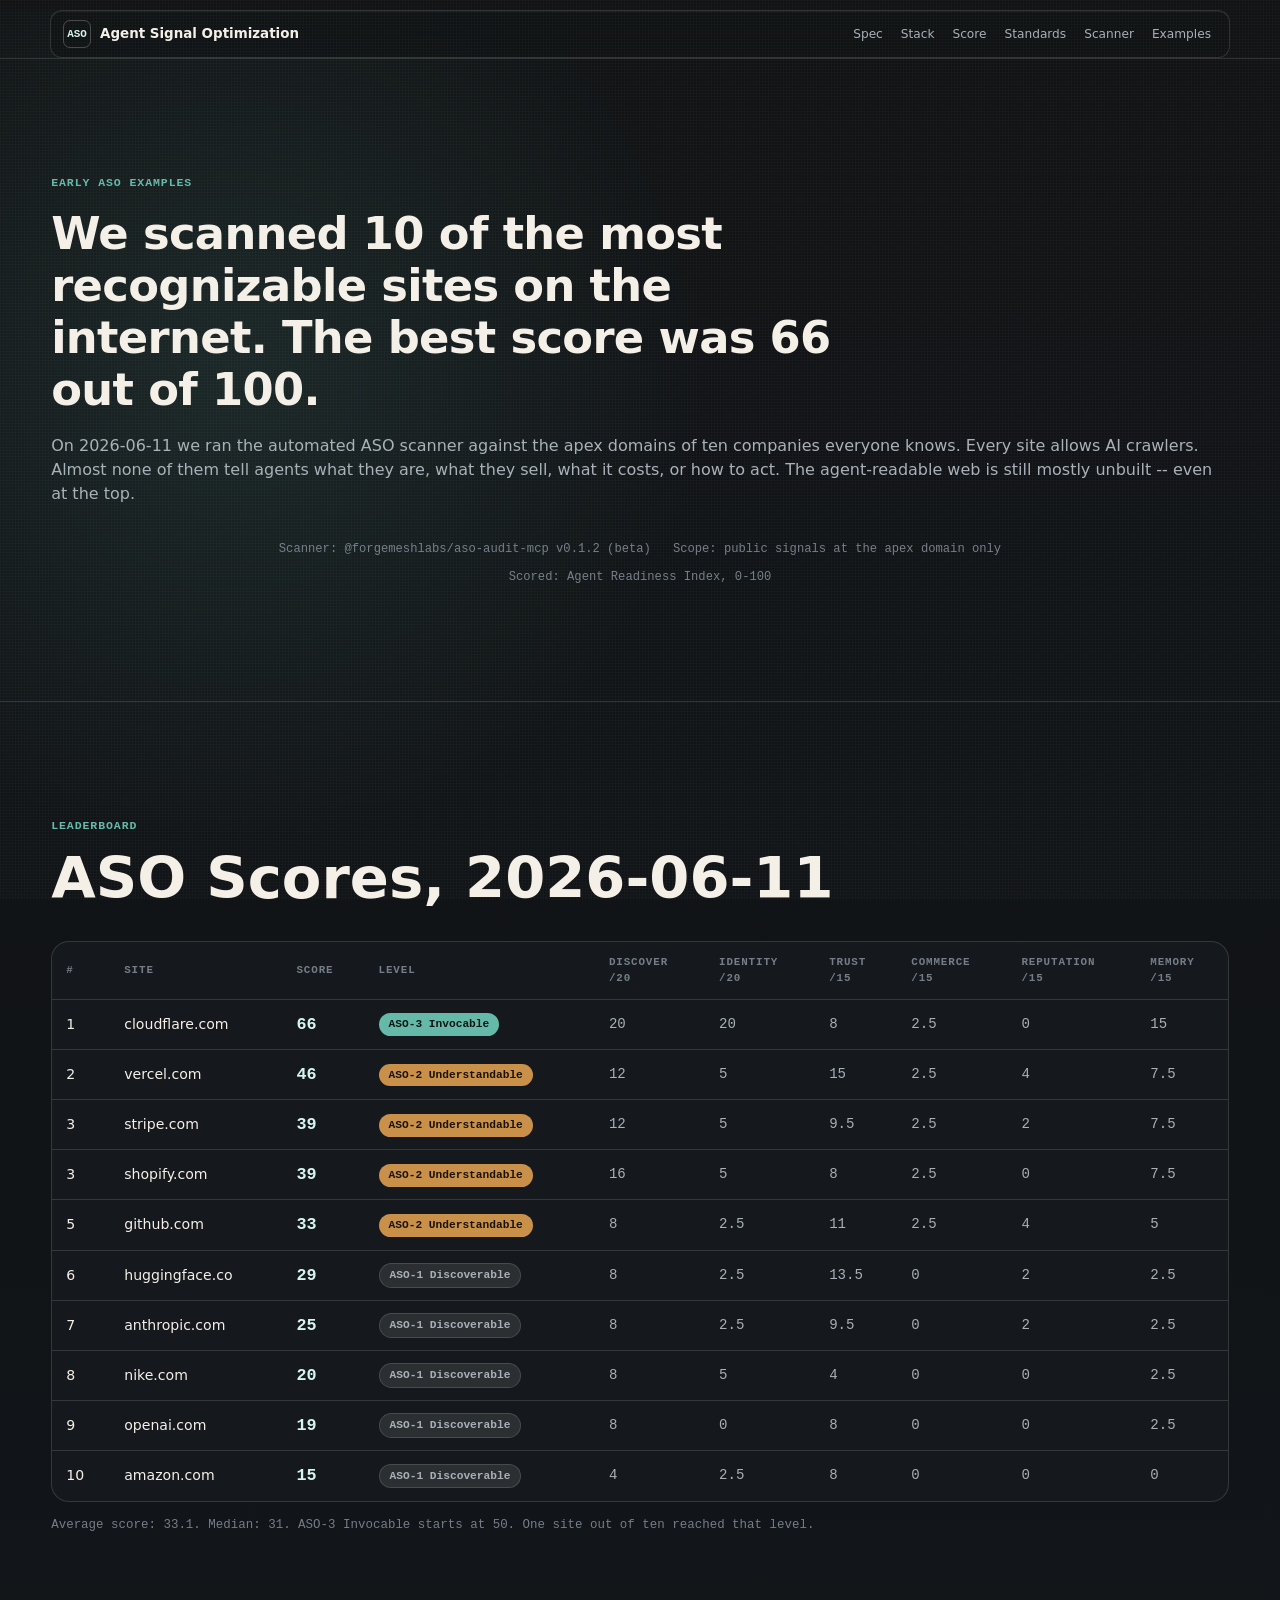
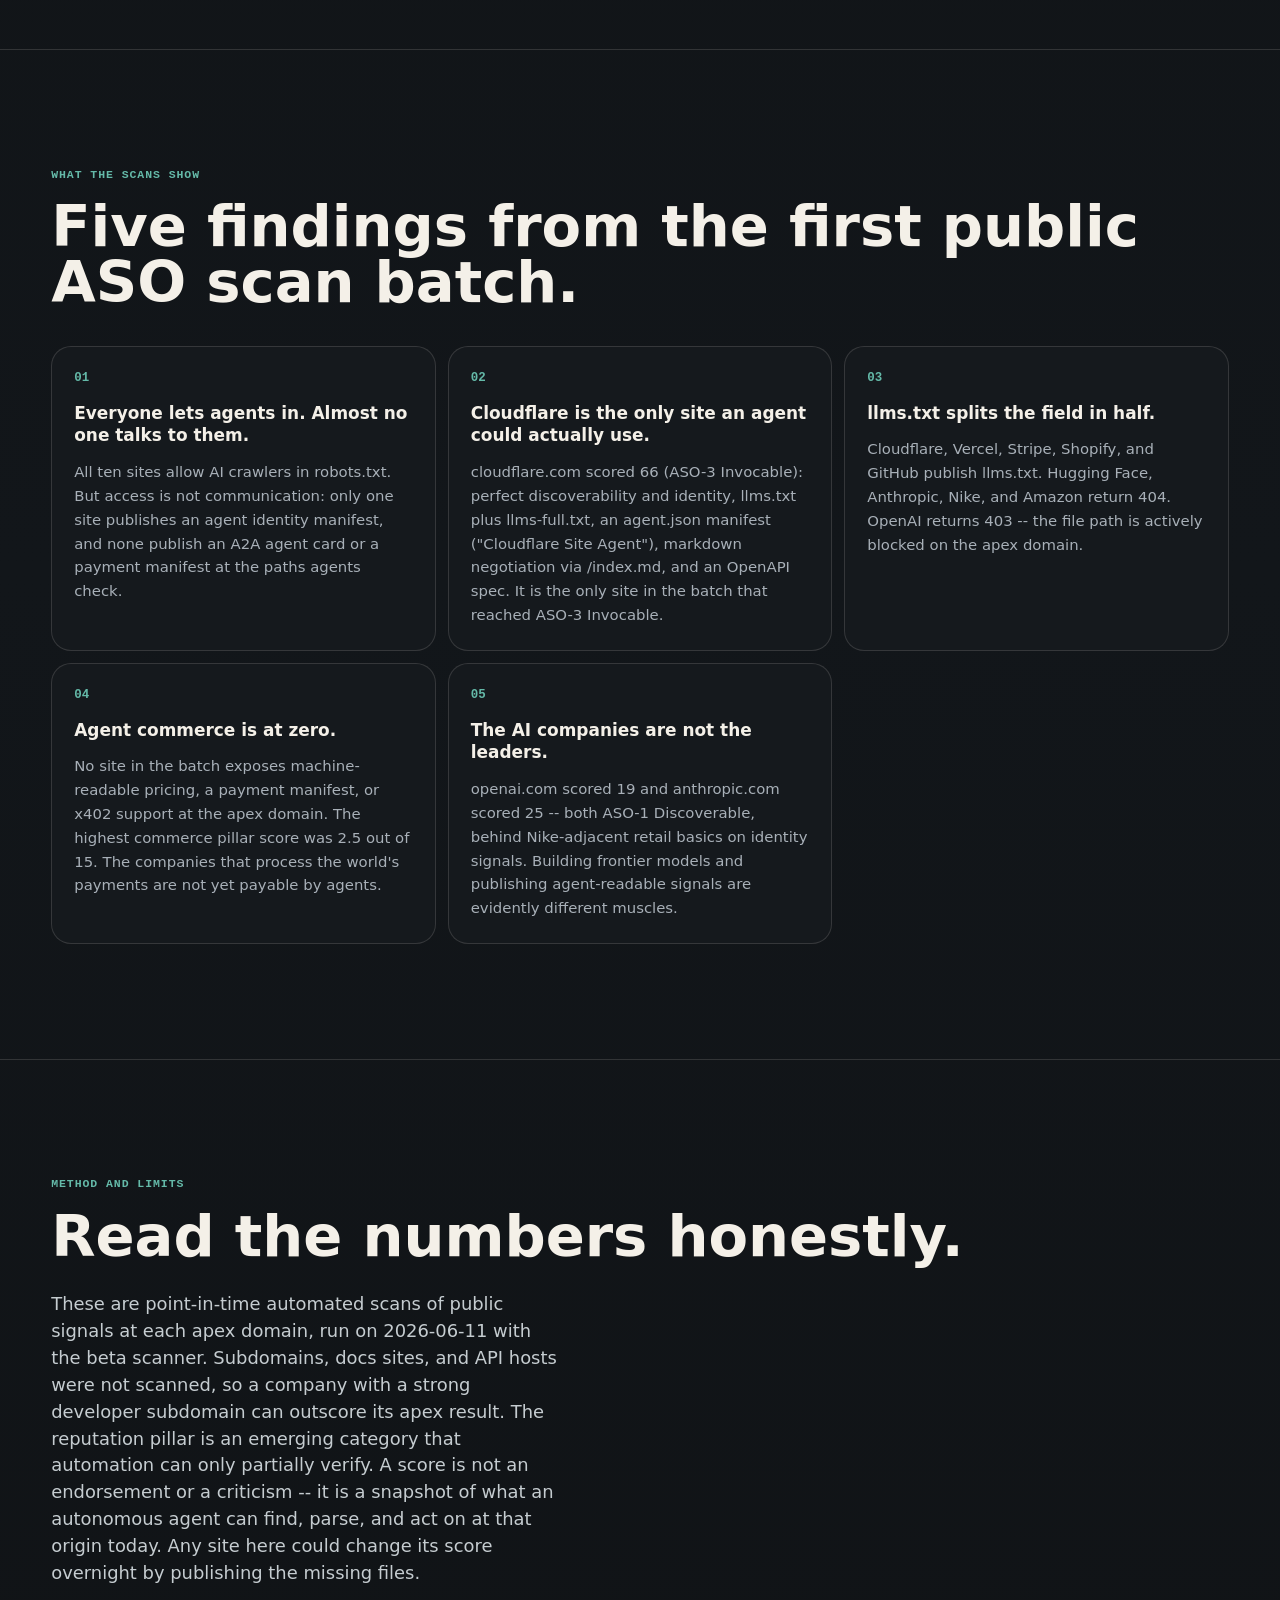
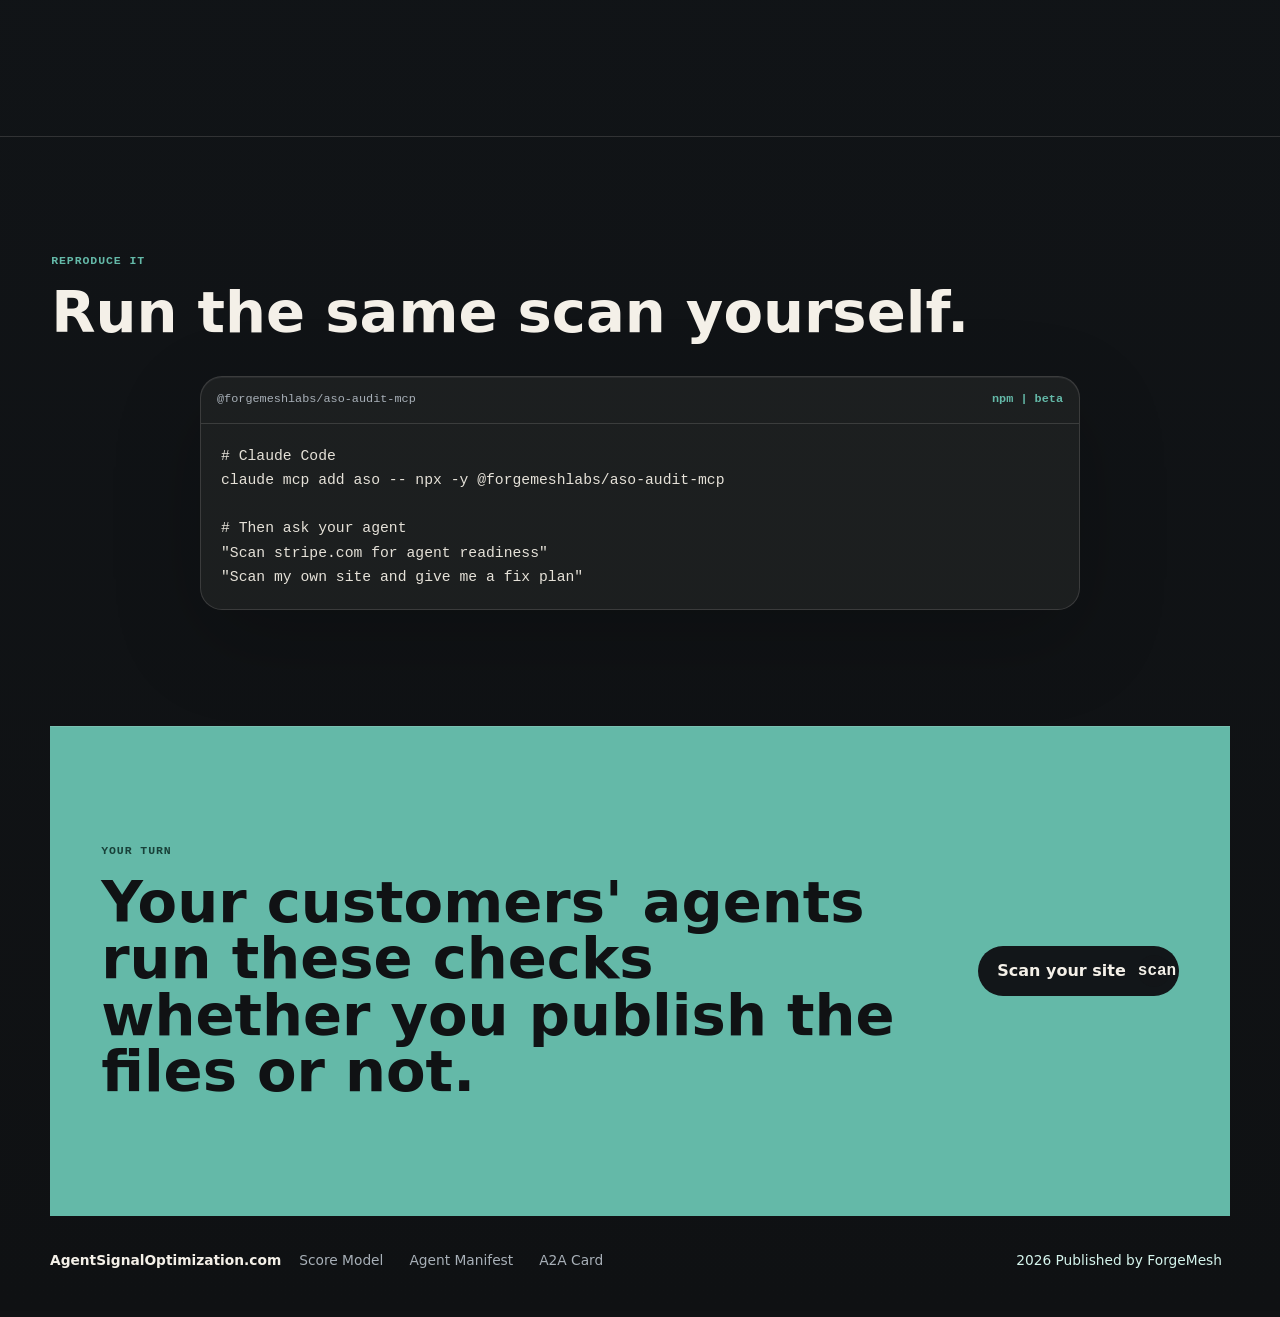
<file: examples.html>
<!doctype html>
<html lang="en">
  <head>
    <meta charset="utf-8">
    <meta name="viewport" content="width=device-width, initial-scale=1">
    <title>Early ASO Examples | 10 Well-Known Sites Scanned for Agent Readiness</title>
    <meta
      name="description"
      content="We ran the ASO scanner against 10 of the most recognizable sites on the internet. The best score was 66/100. Most of the modern web is still nearly invisible to autonomous agents."
    >
    <meta name="robots" content="index,follow">
    <link rel="canonical" href="https://agentsignaloptimization.com/examples">
    <meta property="og:type" content="article">
    <meta property="og:site_name" content="Agent Signal Optimization">
    <meta property="og:title" content="We scanned 10 of the most recognizable sites on the internet. The best score was 66/100.">
    <meta property="og:description" content="Early ASO examples: Cloudflare 66, Vercel 46, Stripe 39, GitHub 33, OpenAI 19, Amazon 15. Every site lets AI crawlers in. Almost none tell agents what they sell, what it costs, or how to act.">
    <meta property="og:url" content="https://agentsignaloptimization.com/examples">
    <meta name="twitter:card" content="summary_large_image">
    <meta name="twitter:title" content="We scanned 10 of the most recognizable sites on the internet. The best score was 66/100.">
    <meta name="twitter:description" content="Early ASO examples: Cloudflare 66, Vercel 46, Stripe 39, GitHub 33, OpenAI 19, Amazon 15. See the full agent-readiness leaderboard.">
    <link rel="stylesheet" href="/styles.css?v=20260611b">
    <script type="application/ld+json">
      {
        "@context": "https://schema.org",
        "@type": "Dataset",
        "name": "Early ASO Examples: Agent Readiness Scans of 10 Well-Known Sites",
        "url": "https://agentsignaloptimization.com/examples",
        "description": "Point-in-time automated Agent Signal Optimization scans of 10 well-known apex domains, scored 0-100 on the Agent Readiness Index.",
        "dateCreated": "2026-06-11",
        "creator": {
          "@type": "Organization",
          "name": "ForgeMesh",
          "url": "https://forgemesh.io/"
        },
        "measurementTechnique": "@forgemeshlabs/aso-audit-mcp v0.1.2 automated public-signal scan"
      }
    </script>
    <script type="application/ld+json">
      {
        "@context": "https://schema.org",
        "@type": "ItemList",
        "name": "ASO Score Leaderboard, 2026-06-11",
        "url": "https://agentsignaloptimization.com/examples",
        "numberOfItems": 10,
        "itemListOrder": "https://schema.org/ItemListOrderDescending",
        "itemListElement": [
          { "@type": "ListItem", "position": 1, "name": "cloudflare.com - ASO Score 66 (ASO-3 Invocable)" },
          { "@type": "ListItem", "position": 2, "name": "vercel.com - ASO Score 46 (ASO-2 Understandable)" },
          { "@type": "ListItem", "position": 3, "name": "stripe.com - ASO Score 39 (ASO-2 Understandable)" },
          { "@type": "ListItem", "position": 4, "name": "shopify.com - ASO Score 39 (ASO-2 Understandable)" },
          { "@type": "ListItem", "position": 5, "name": "github.com - ASO Score 33 (ASO-2 Understandable)" },
          { "@type": "ListItem", "position": 6, "name": "huggingface.co - ASO Score 29 (ASO-1 Discoverable)" },
          { "@type": "ListItem", "position": 7, "name": "anthropic.com - ASO Score 25 (ASO-1 Discoverable)" },
          { "@type": "ListItem", "position": 8, "name": "nike.com - ASO Score 20 (ASO-1 Discoverable)" },
          { "@type": "ListItem", "position": 9, "name": "openai.com - ASO Score 19 (ASO-1 Discoverable)" },
          { "@type": "ListItem", "position": 10, "name": "amazon.com - ASO Score 15 (ASO-1 Discoverable)" }
        ]
      }
    </script>
  </head>
  <body>
    <header class="site-header">
      <a class="brand" href="/" aria-label="Agent Signal Optimization home">
        <span class="brand-mark">ASO</span>
        <span>Agent Signal Optimization</span>
      </a>
      <nav aria-label="Primary navigation">
        <a href="/#spec">Spec</a>
        <a href="/#stack">Stack</a>
        <a href="/#score">Score</a>
        <a href="/#standards">Standards</a>
        <a href="/#scanner">Scanner</a>
        <a href="/examples" aria-current="page">Examples</a>
      </nav>
    </header>

    <main>
      <section class="band examples-hero">
        <div class="section-heading align-left">
          <p class="section-label">Early ASO Examples</p>
          <h1>We scanned 10 of the most recognizable sites on the internet. The best score was 66 out of 100.</h1>
          <p>
            On 2026-06-11 we ran the automated ASO scanner against the apex
            domains of ten companies everyone knows. Every site allows AI
            crawlers. Almost none of them tell agents what they are, what they
            sell, what it costs, or how to act. The agent-readable web is still
            mostly unbuilt -- even at the top.
          </p>
        </div>
        <div class="scan-meta">
          <span>Scanner: @forgemeshlabs/aso-audit-mcp v0.1.2 (beta)</span>
          <span>Scope: public signals at the apex domain only</span>
          <span>Scored: Agent Readiness Index, 0-100</span>
        </div>
      </section>

      <section class="band examples-table-band" id="leaderboard">
        <div class="section-heading align-left">
          <p class="section-label">Leaderboard</p>
          <h2>ASO Scores, 2026-06-11</h2>
        </div>
        <div class="table-scroll">
          <table class="lb-table">
            <thead>
              <tr>
                <th>#</th>
                <th>Site</th>
                <th>Score</th>
                <th>Level</th>
                <th>Discover<br>/20</th>
                <th>Identity<br>/20</th>
                <th>Trust<br>/15</th>
                <th>Commerce<br>/15</th>
                <th>Reputation<br>/15</th>
                <th>Memory<br>/15</th>
              </tr>
            </thead>
            <tbody>
              <tr><td>1</td><td>cloudflare.com</td><td class="score">66</td><td><span class="lvl lvl-3">ASO-3 Invocable</span></td><td>20</td><td>20</td><td>8</td><td>2.5</td><td>0</td><td>15</td></tr>
              <tr><td>2</td><td>vercel.com</td><td class="score">46</td><td><span class="lvl lvl-2">ASO-2 Understandable</span></td><td>12</td><td>5</td><td>15</td><td>2.5</td><td>4</td><td>7.5</td></tr>
              <tr><td>3</td><td>stripe.com</td><td class="score">39</td><td><span class="lvl lvl-2">ASO-2 Understandable</span></td><td>12</td><td>5</td><td>9.5</td><td>2.5</td><td>2</td><td>7.5</td></tr>
              <tr><td>3</td><td>shopify.com</td><td class="score">39</td><td><span class="lvl lvl-2">ASO-2 Understandable</span></td><td>16</td><td>5</td><td>8</td><td>2.5</td><td>0</td><td>7.5</td></tr>
              <tr><td>5</td><td>github.com</td><td class="score">33</td><td><span class="lvl lvl-2">ASO-2 Understandable</span></td><td>8</td><td>2.5</td><td>11</td><td>2.5</td><td>4</td><td>5</td></tr>
              <tr><td>6</td><td>huggingface.co</td><td class="score">29</td><td><span class="lvl lvl-1">ASO-1 Discoverable</span></td><td>8</td><td>2.5</td><td>13.5</td><td>0</td><td>2</td><td>2.5</td></tr>
              <tr><td>7</td><td>anthropic.com</td><td class="score">25</td><td><span class="lvl lvl-1">ASO-1 Discoverable</span></td><td>8</td><td>2.5</td><td>9.5</td><td>0</td><td>2</td><td>2.5</td></tr>
              <tr><td>8</td><td>nike.com</td><td class="score">20</td><td><span class="lvl lvl-1">ASO-1 Discoverable</span></td><td>8</td><td>5</td><td>4</td><td>0</td><td>0</td><td>2.5</td></tr>
              <tr><td>9</td><td>openai.com</td><td class="score">19</td><td><span class="lvl lvl-1">ASO-1 Discoverable</span></td><td>8</td><td>0</td><td>8</td><td>0</td><td>0</td><td>2.5</td></tr>
              <tr><td>10</td><td>amazon.com</td><td class="score">15</td><td><span class="lvl lvl-1">ASO-1 Discoverable</span></td><td>4</td><td>2.5</td><td>8</td><td>0</td><td>0</td><td>0</td></tr>
            </tbody>
          </table>
        </div>
        <p class="table-footnote">
          Average score: 33.1. Median: 31. ASO-3 Invocable starts at 50.
          One site out of ten reached that level.
        </p>
      </section>

      <section class="band examples-findings">
        <div class="section-heading align-left">
          <p class="section-label">What the scans show</p>
          <h2>Five findings from the first public ASO scan batch.</h2>
        </div>
        <div class="findings-grid">
          <article>
            <span>01</span>
            <h3>Everyone lets agents in. Almost no one talks to them.</h3>
            <p>
              All ten sites allow AI crawlers in robots.txt. But access is not
              communication: only one site publishes an agent identity
              manifest, and none publish an A2A agent card or a payment
              manifest at the paths agents check.
            </p>
          </article>
          <article>
            <span>02</span>
            <h3>Cloudflare is the only site an agent could actually use.</h3>
            <p>
              cloudflare.com scored 66 (ASO-3 Invocable): perfect
              discoverability and identity, llms.txt plus llms-full.txt, an
              agent.json manifest ("Cloudflare Site Agent"), markdown
              negotiation via /index.md, and an OpenAPI spec. It is the only
              site in the batch that reached ASO-3 Invocable.
            </p>
          </article>
          <article>
            <span>03</span>
            <h3>llms.txt splits the field in half.</h3>
            <p>
              Cloudflare, Vercel, Stripe, Shopify, and GitHub publish llms.txt.
              Hugging Face, Anthropic, Nike, and Amazon return 404. OpenAI
              returns 403 -- the file path is actively blocked on the apex
              domain.
            </p>
          </article>
          <article>
            <span>04</span>
            <h3>Agent commerce is at zero.</h3>
            <p>
              No site in the batch exposes machine-readable pricing, a payment
              manifest, or x402 support at the apex domain. The highest
              commerce pillar score was 2.5 out of 15. The companies that
              process the world's payments are not yet payable by agents.
            </p>
          </article>
          <article>
            <span>05</span>
            <h3>The AI companies are not the leaders.</h3>
            <p>
              openai.com scored 19 and anthropic.com scored 25 -- both ASO-1
              Discoverable, behind Nike-adjacent retail basics on identity
              signals. Building frontier models and publishing agent-readable
              signals are evidently different muscles.
            </p>
          </article>
        </div>
      </section>

      <section class="band examples-method">
        <div class="section-heading align-left">
          <p class="section-label">Method and limits</p>
          <h2>Read the numbers honestly.</h2>
        </div>
        <div class="section-prose">
          <p>
            These are point-in-time automated scans of public signals at each
            apex domain, run on 2026-06-11 with the beta scanner. Subdomains,
            docs sites, and API hosts were not scanned, so a company with a
            strong developer subdomain can outscore its apex result. The
            reputation pillar is an emerging category that automation can only
            partially verify. A score is not an endorsement or a criticism  -- 
            it is a snapshot of what an autonomous agent can find, parse, and
            act on at that origin today. Any site here could change its score
            overnight by publishing the missing files.
          </p>
        </div>
      </section>

      <section class="band examples-reproduce">
        <div class="section-heading align-left">
          <p class="section-label">Reproduce it</p>
          <h2>Run the same scan yourself.</h2>
        </div>
        <div class="terminal-card" aria-label="Reproduce the ASO scan">
          <div class="terminal-top">
            <span>@forgemeshlabs/aso-audit-mcp</span>
            <strong>npm | beta</strong>
          </div>
          <pre><code># Claude Code
claude mcp add aso -- npx -y @forgemeshlabs/aso-audit-mcp

# Then ask your agent
"Scan stripe.com for agent readiness"
"Scan my own site and give me a fix plan"</code></pre>
        </div>
      </section>

      <section class="band cta">
        <div>
          <p class="section-label">Your turn</p>
          <h2>Your customers' agents run these checks whether you publish the files or not.</h2>
        </div>
        <a class="button primary inverted" href="/#scanner">
          Scan your site
          <span aria-hidden="true">scan</span>
        </a>
      </section>
    </main>

    <footer class="site-footer">
      <span>AgentSignalOptimization.com</span>
      <a href="/docs/ASO-SCORE.md">Score Model</a>
      <a href="/agent.json">Agent Manifest</a>
      <a href="/.well-known/agent-card.json">A2A Card</a>
      <a class="publisher-link" href="https://forgemesh.io/">2026 Published by ForgeMesh</a>
    </footer>
  </body>
</html>
</file>
<file: styles.css>
:root {
  color-scheme: dark;
  --bg: #101214;
  --panel: #15191d;
  --panel-2: #1b2025;
  --ink: #f4f0e8;
  --muted: #a8b0b8;
  --subtle: #747e88;
  --line: rgba(244, 240, 232, 0.14);
  --line-strong: rgba(244, 240, 232, 0.24);
  --accent: #64b9a8;
  --accent-strong: #d6f5ed;
  --warn: #c9904a;
  --mono: "SFMono-Regular", "Cascadia Code", "Liberation Mono", Menlo, Consolas, monospace;
  --sans: "Geist", "Satoshi", "Plus Jakarta Sans", ui-sans-serif, system-ui, -apple-system, BlinkMacSystemFont, "Segoe UI", sans-serif;
  --ease: cubic-bezier(0.32, 0.72, 0, 1);
}

* {
  box-sizing: border-box;
}

html {
  scroll-behavior: smooth;
  background: var(--bg);
}

body {
  margin: 0;
  background:
    radial-gradient(circle at 18% 8%, rgba(100, 185, 168, 0.12), transparent 30rem),
    linear-gradient(180deg, #101214 0%, #12161a 48%, #0f1113 100%);
  color: var(--ink);
  font-family: var(--sans);
  line-height: 1.5;
}

body::before {
  content: "";
  position: fixed;
  inset: 0;
  z-index: 60;
  pointer-events: none;
  opacity: 0.035;
  background-image:
    linear-gradient(rgba(255, 255, 255, 0.75) 1px, transparent 1px),
    linear-gradient(90deg, rgba(255, 255, 255, 0.75) 1px, transparent 1px);
  background-size: 3px 3px;
}

a {
  color: inherit;
  text-decoration: none;
}

.site-header {
  position: sticky;
  top: 10px;
  z-index: 30;
  width: min(1180px, calc(100% - 32px));
  margin: 10px auto 0;
  display: flex;
  align-items: center;
  justify-content: space-between;
  gap: 20px;
  padding: 8px 10px 8px 12px;
  background: rgba(16, 18, 20, 0.72);
  border: 1px solid var(--line);
  border-radius: 12px;
  backdrop-filter: blur(12px);
  box-shadow: inset 0 1px 0 rgba(255, 255, 255, 0.06);
}

.nav-score-badge {
  flex: 0 0 auto;
  position: relative;
  display: grid;
  min-width: 126px;
  gap: 4px;
  padding: 9px 10px;
  color: var(--accent-strong);
  background:
    linear-gradient(180deg, rgba(100, 185, 168, 0.18), rgba(100, 185, 168, 0.06)),
    rgba(16, 18, 20, 0.84);
  border: 1px solid rgba(100, 185, 168, 0.58);
  border-radius: 12px;
  font-family: var(--mono);
  text-align: left;
  line-height: 1;
  box-shadow:
    inset 0 1px 0 rgba(255, 255, 255, 0.1),
    0 0 0 3px rgba(100, 185, 168, 0.06);
  transition: background 360ms var(--ease), transform 360ms var(--ease), border-color 360ms var(--ease), box-shadow 360ms var(--ease);
}

.nav-score-badge::before {
  content: "";
  position: absolute;
  top: 9px;
  right: 9px;
  width: 16px;
  height: 16px;
  border-radius: 50%;
  background: rgba(100, 185, 168, 0.18);
  border: 1px solid rgba(214, 245, 237, 0.55);
}

.nav-score-badge::after {
  content: "";
  position: absolute;
  top: 13px;
  right: 14px;
  width: 5px;
  height: 8px;
  border-right: 2px solid var(--accent-strong);
  border-bottom: 2px solid var(--accent-strong);
  transform: rotate(42deg);
}

.nav-score-badge strong {
  display: block;
  color: var(--ink);
  font-size: 1.18rem;
  font-weight: 860;
  letter-spacing: 0;
}

.nav-score-label,
.nav-score-level,
.nav-score-mobile {
  display: block;
  font-weight: 820;
  letter-spacing: 0.06em;
  text-transform: uppercase;
}

.nav-score-label {
  padding-right: 22px;
  color: var(--accent);
  font-size: 0.57rem;
}

.nav-score-level {
  justify-self: start;
  padding: 4px 6px;
  color: #111417;
  background: var(--accent-strong);
  border-radius: 999px;
  font-size: 0.54rem;
}

.nav-score-mobile {
  display: none;
}

.nav-score-badge:hover {
  background:
    linear-gradient(180deg, rgba(100, 185, 168, 0.26), rgba(100, 185, 168, 0.08)),
    rgba(16, 18, 20, 0.9);
  border-color: rgba(100, 185, 168, 0.58);
  box-shadow:
    inset 0 1px 0 rgba(255, 255, 255, 0.12),
    0 0 0 4px rgba(100, 185, 168, 0.1);
}

.brand {
  display: inline-flex;
  align-items: center;
  min-width: 0;
  gap: 9px;
  font-size: 0.84rem;
  font-weight: 650;
  letter-spacing: 0;
  white-space: nowrap;
}

.brand-mark {
  display: inline-grid;
  place-items: center;
  width: 28px;
  height: 28px;
  border: 1px solid var(--line-strong);
  border-radius: 7px;
  color: var(--accent-strong);
  font-family: var(--mono);
  font-size: 0.68rem;
  letter-spacing: 0;
}

nav {
  display: flex;
  flex-wrap: wrap;
  justify-content: flex-end;
  gap: 2px;
  color: var(--muted);
  font-size: 0.76rem;
}

nav a,
.site-footer a {
  padding: 6px 8px;
  border-radius: 7px;
  transition: color 360ms var(--ease), background 360ms var(--ease), transform 360ms var(--ease);
}

nav a:hover,
.site-footer a:hover {
  color: var(--ink);
  background: rgba(244, 240, 232, 0.08);
}

nav a:active,
.button:active,
.nav-score-badge:active,
.aso-badge:active {
  transform: translateY(1px) scale(0.99);
}

.aso-badge {
  position: relative;
  display: grid;
  place-items: center;
  width: min(190px, 100%);
  min-height: 236px;
  padding: 20px 18px;
  text-align: center;
  color: var(--ink);
  background:
    linear-gradient(180deg, rgba(100, 185, 168, 0.24), rgba(244, 240, 232, 0.016)),
    #11171a;
  border: 2px solid rgba(100, 185, 168, 0.78);
  border-radius: 20px;
  box-shadow:
    inset 0 1px 0 rgba(255, 255, 255, 0.12),
    inset 0 -1px 0 rgba(100, 185, 168, 0.16),
    0 0 0 6px rgba(100, 185, 168, 0.08),
    0 20px 48px rgba(0, 0, 0, 0.26);
  transition: border-color 360ms var(--ease), transform 360ms var(--ease), background 360ms var(--ease);
}

.aso-badge::before {
  content: "";
  position: absolute;
  top: 16px;
  right: 16px;
  width: 24px;
  height: 24px;
  border-radius: 50%;
  background: rgba(100, 185, 168, 0.18);
  border: 1px solid rgba(214, 245, 237, 0.55);
}

.aso-badge::after {
  content: "";
  position: absolute;
  top: 22px;
  right: 24px;
  width: 7px;
  height: 11px;
  border-right: 2px solid var(--accent-strong);
  border-bottom: 2px solid var(--accent-strong);
  transform: rotate(42deg);
}

.aso-badge:hover {
  border-color: rgba(214, 245, 237, 0.7);
  background:
    linear-gradient(180deg, rgba(100, 185, 168, 0.18), rgba(244, 240, 232, 0.025)),
    #11171a;
}

.badge-label,
.badge-score,
.badge-level,
.badge-note {
  display: block;
  font-family: var(--mono);
  font-style: normal;
  text-transform: uppercase;
}

.badge-label {
  align-self: start;
  padding: 5px 9px;
  color: var(--accent-strong);
  background: rgba(100, 185, 168, 0.13);
  border: 1px solid rgba(100, 185, 168, 0.34);
  border-radius: 999px;
  font-size: 0.68rem;
  font-weight: 860;
  letter-spacing: 0.08em;
}

.badge-score {
  margin-top: 24px;
  color: var(--ink);
  font-size: clamp(4.2rem, 8vw, 6.1rem);
  font-weight: 900;
  letter-spacing: 0;
  line-height: 0.78;
}

.badge-level {
  margin-top: 22px;
  padding: 8px 10px;
  color: #111417;
  background: var(--accent-strong);
  border-radius: 999px;
  font-size: 0.68rem;
  font-weight: 860;
  letter-spacing: 0.06em;
}

.badge-note {
  margin-top: 16px;
  padding-top: 12px;
  width: 100%;
  color: var(--muted);
  border-top: 1px solid rgba(244, 240, 232, 0.14);
  font-size: 0.6rem;
  font-weight: 760;
  letter-spacing: 0.08em;
}

.hero-score-badge {
  margin: 0 0 24px;
}

.hero {
  min-height: 92dvh;
  display: grid;
  align-items: center;
  padding: clamp(82px, 11vw, 148px) clamp(18px, 4vw, 56px) clamp(54px, 8vw, 100px);
  border-bottom: 1px solid var(--line);
}

.framework-hero {
  min-height: 76dvh;
  display: grid;
  align-items: center;
  padding: clamp(82px, 11vw, 140px) clamp(18px, 4vw, 56px) clamp(50px, 7vw, 92px);
  border-bottom: 1px solid var(--line);
}

.framework-hero-inner {
  width: min(980px, 100%);
  margin: 0 auto;
  text-align: center;
}

.framework-hero-inner h1 {
  margin-inline: auto;
}

.framework-hero-inner p {
  max-width: 760px;
  margin: 0 auto 24px;
  color: #d9dedf;
  font-size: clamp(1.08rem, 1.6vw, 1.35rem);
}

.framework-hero-inner .hero-actions {
  justify-content: center;
}

.framework-note {
  width: min(980px, calc(100% - 36px));
  margin: -32px auto 0;
  padding: 20px 22px;
  background: rgba(100, 185, 168, 0.1);
  border: 1px solid rgba(100, 185, 168, 0.24);
  border-radius: 18px;
}

.framework-note strong {
  display: block;
  margin-bottom: 6px;
}

.framework-note p {
  margin: 0;
  color: #c5ccd0;
}

.hero-grid {
  width: min(1180px, 100%);
  margin: 0 auto;
  display: grid;
  grid-template-columns: minmax(0, 1.04fr) minmax(360px, 0.72fr);
  gap: clamp(34px, 6vw, 88px);
  align-items: center;
}

.hero-copy {
  max-width: 830px;
}

.eyebrow,
.section-label {
  margin: 0 0 16px;
  color: var(--accent);
  font-family: var(--mono);
  font-size: 0.72rem;
  font-weight: 760;
  letter-spacing: 0.08em;
  text-transform: uppercase;
}

h1,
h2,
h3,
p {
  margin-top: 0;
}

h1 {
  max-width: 820px;
  margin-bottom: 24px;
  font-size: clamp(3.8rem, 8vw, 8rem);
  line-height: 0.92;
  letter-spacing: 0;
}

h2 {
  margin-bottom: 18px;
  font-size: clamp(2.15rem, 4.5vw, 5.2rem);
  line-height: 0.98;
  letter-spacing: 0;
}

h3 {
  margin-bottom: 10px;
  font-size: 1.02rem;
  letter-spacing: 0;
}

.definition {
  max-width: 730px;
  color: #d9dedf;
  font-size: clamp(1.08rem, 1.6vw, 1.35rem);
}

.hero-scanner-copy {
  max-width: 680px;
  margin: 18px 0 0;
  color: #aeb8b7;
  font-size: 1rem;
  line-height: 1.65;
}

.open-framework-note {
  width: min(960px, calc(100% - 36px));
  margin: -34px auto 20px;
  padding: 16px 18px;
  color: #111417;
  background: #f4f0e8;
  border: 1px solid rgba(244, 240, 232, 0.18);
  border-radius: 16px;
  font-size: clamp(0.96rem, 1.5vw, 1.12rem);
  line-height: 1.55;
}

.open-framework-note p {
  margin: 0;
}

.agent-context {
  width: min(860px, calc(100% - 36px));
  margin: 0 auto 34px;
  color: #d9e3df;
  font-size: clamp(1.04rem, 1.9vw, 1.38rem);
  line-height: 1.6;
}

.agent-context p {
  margin: 0;
}

.ascii-signal {
  width: min(1180px, calc(100% - 32px));
  margin: 0 auto 46px;
  display: block;
}

.ascii-shell {
  position: relative;
  overflow: hidden;
  border: 1px solid var(--line);
  border-radius: 14px;
  background:
    linear-gradient(180deg, rgba(244, 240, 232, 0.035), transparent 36%),
    #0f1316;
  box-shadow: inset 0 1px 0 rgba(255, 255, 255, 0.06);
}

.ascii-topline {
  display: flex;
  align-items: center;
  justify-content: space-between;
  gap: 14px;
  padding: 10px 12px;
  color: var(--muted);
  border-bottom: 1px solid var(--line);
  font-family: var(--mono);
  font-size: 0.72rem;
}

.ascii-topline strong {
  color: var(--accent-strong);
  font-weight: 760;
}

.ascii-shell pre {
  position: relative;
  z-index: 1;
  margin: 0;
  padding: 18px;
  overflow-x: auto;
  color: #dbe4e1;
  font-family: var(--mono);
  font-size: clamp(0.68rem, 1.08vw, 0.86rem);
  line-height: 1.55;
}

.ascii-scan {
  position: absolute;
  inset: 41px 0 auto;
  height: 56px;
  pointer-events: none;
  background:
    linear-gradient(180deg, transparent, rgba(100, 185, 168, 0.14), transparent),
    linear-gradient(90deg, transparent, rgba(214, 245, 237, 0.2), transparent);
  mix-blend-mode: screen;
  animation: asciiScan 5400ms var(--ease) infinite;
}

.hero-actions,
.cta {
  display: flex;
  align-items: center;
  gap: 12px;
  flex-wrap: wrap;
}

.button {
  display: inline-flex;
  min-height: 48px;
  align-items: center;
  justify-content: center;
  gap: 12px;
  padding: 8px 8px 8px 18px;
  border: 1px solid var(--line-strong);
  border-radius: 999px;
  color: var(--ink);
  font-weight: 760;
  transition: transform 360ms var(--ease), background 360ms var(--ease), border-color 360ms var(--ease);
}

.button span {
  display: inline-grid;
  place-items: center;
  width: 32px;
  height: 32px;
  border-radius: 999px;
  background: rgba(255, 255, 255, 0.11);
  font-family: var(--mono);
  transition: transform 360ms var(--ease), background 360ms var(--ease);
}

.button:hover span {
  transform: translate(2px, -1px);
}

.button.primary {
  background: var(--ink);
  color: #111417;
  border-color: transparent;
}

.button.primary span {
  background: rgba(17, 20, 23, 0.1);
}

.button.secondary {
  background: rgba(244, 240, 232, 0.05);
}

.button.inverted {
  background: #121619;
  color: var(--ink);
}

.terminal-card {
  overflow: hidden;
  background: rgba(244, 240, 232, 0.05);
  border: 1px solid var(--line);
  border-radius: 22px;
  box-shadow: inset 0 1px 0 rgba(255, 255, 255, 0.06), 0 30px 90px rgba(0, 0, 0, 0.2);
}

.terminal-top {
  display: flex;
  justify-content: space-between;
  gap: 16px;
  padding: 14px 16px;
  color: var(--muted);
  border-bottom: 1px solid var(--line);
  font-family: var(--mono);
  font-size: 0.74rem;
}

.terminal-top strong {
  color: var(--accent);
  font-weight: 680;
}

pre {
  margin: 0;
  padding: 20px;
  overflow-x: auto;
  color: #e5e1d8;
  font-family: var(--mono);
  font-size: clamp(0.76rem, 1.2vw, 0.92rem);
  line-height: 1.65;
}

.metric-band {
  width: min(1180px, calc(100% - 36px));
  margin: 0 auto 18px;
  display: grid;
  grid-template-columns: repeat(4, minmax(0, 1fr));
  border: 1px solid var(--line);
  border-radius: 22px;
  background: rgba(244, 240, 232, 0.045);
  overflow: hidden;
}

.metric-band div {
  min-height: 124px;
  padding: 18px;
  border-right: 1px solid var(--line);
}

.metric-band div:last-child {
  border-right: 0;
}

.metric-band span {
  display: block;
  font-family: var(--mono);
  font-size: clamp(2rem, 5vw, 4.2rem);
  line-height: 0.98;
}

.metric-band p {
  margin: 8px 0 0;
  color: var(--muted);
  font-size: 0.88rem;
}

.pillar h3 em {
  display: inline-block;
  margin-left: 8px;
  color: var(--accent-strong);
  font-family: var(--mono);
  font-size: 0.68rem;
  font-style: normal;
  text-transform: uppercase;
  letter-spacing: 0.04em;
}

.checklist legend em {
  margin-left: 8px;
  color: var(--accent-strong);
  font-family: var(--mono);
  font-size: 0.68rem;
  font-style: normal;
  text-transform: uppercase;
  letter-spacing: 0.04em;
}

.alert-band {
  width: min(1180px, calc(100% - 36px));
  margin: 0 auto clamp(34px, 5vw, 70px);
  display: grid;
  grid-template-columns: minmax(0, 0.82fr) minmax(0, 1fr);
  gap: clamp(22px, 5vw, 72px);
  align-items: end;
  padding: clamp(24px, 4vw, 44px);
  background: #f4f0e8;
  color: #111417;
  border: 1px solid rgba(244, 240, 232, 0.22);
  border-radius: 28px;
}

.alert-band .section-label {
  color: #0b6c5a;
}

.alert-band h2 {
  margin-bottom: 0;
  font-size: clamp(2rem, 4.5vw, 4.8rem);
}

.alert-band p:last-child {
  margin-bottom: 0;
  color: #3f484f;
  font-size: 1.03rem;
  line-height: 1.75;
}

.band {
  padding: clamp(66px, 9vw, 128px) clamp(18px, 4vw, 56px);
  border-top: 1px solid var(--line);
}

.section-heading {
  width: min(880px, 100%);
  margin: 0 auto 34px;
  text-align: center;
}

.section-heading.align-left {
  width: min(1180px, 100%);
  text-align: left;
}

.section-heading.centered {
  width: min(820px, 100%);
  text-align: center;
}

.section-heading p:last-child,
.split p,
.artifact p,
.pillar p,
.roadmap-list p,
.comparison-ledger p,
.cert-grid p {
  color: var(--muted);
}

.framework-story {
  width: min(980px, 100%);
  margin: -8px auto 34px;
  display: grid;
  gap: 16px;
  color: #c5ccd0;
  font-size: clamp(1rem, 1.35vw, 1.15rem);
}

.framework-story p {
  margin: 0;
}

.framework-map {
  width: min(980px, 100%);
  margin: 0 auto;
  display: grid;
  grid-template-columns: repeat(3, minmax(0, 1fr));
  gap: 10px;
}

.framework-map div,
.framework-pillar-list article {
  min-height: 210px;
  display: flex;
  flex-direction: column;
  justify-content: space-between;
  gap: 22px;
  padding: 20px;
  text-align: center;
  background: var(--panel);
  border: 1px solid var(--line);
  border-radius: 16px;
}

.framework-map span,
.framework-pillar-list span {
  color: var(--accent);
  font-family: var(--mono);
  font-size: 0.78rem;
  font-weight: 760;
}

.framework-map p,
.framework-pillar-list p {
  color: var(--muted);
}

.framework-pillar-list {
  width: min(1040px, 100%);
  margin: 0 auto;
  display: grid;
  grid-template-columns: repeat(3, minmax(0, 1fr));
  gap: 10px;
}

.section-prose {
  width: min(1180px, 100%);
  margin: -8px auto 34px;
  display: grid;
  grid-template-columns: minmax(0, 0.82fr) minmax(0, 1fr);
  gap: clamp(20px, 4vw, 54px);
  color: #c5ccd0;
  font-size: clamp(1rem, 1.4vw, 1.16rem);
}

.section-prose p {
  margin-bottom: 0;
}

.section-prose.light {
  color: #4f5962;
}

.section-prose.centered-copy {
  width: min(840px, 100%);
  display: block;
  text-align: center;
}

.spec,
.framework,
.roadmap,
.badge-roadmap {
  background: rgba(255, 255, 255, 0.015);
}

.comparison-ledger {
  width: min(1180px, 100%);
  margin: 0 auto;
  display: grid;
  border: 1px solid var(--line);
  border-radius: 22px;
  overflow: hidden;
}

.comparison-ledger div {
  display: grid;
  grid-template-columns: minmax(140px, 0.35fr) minmax(220px, 0.6fr) minmax(0, 1fr);
  gap: 20px;
  padding: 22px;
  border-bottom: 1px solid var(--line);
  background: rgba(244, 240, 232, 0.03);
}

.comparison-ledger div:last-child {
  border-bottom: 0;
}

.comparison-ledger .is-current {
  background: rgba(100, 185, 168, 0.08);
}

.comparison-ledger span,
.artifact span,
.pillar span,
.roadmap-list span {
  color: var(--accent);
  font-family: var(--mono);
  font-size: 0.78rem;
  font-weight: 760;
}

.comparison-ledger strong {
  font-size: 1.05rem;
}

.evolution {
  background: #f3eee4;
  color: #111417;
}

.evolution .section-label {
  color: #0b6c5a;
}

.evolution .section-heading p:last-child,
.evolution .section-prose {
  color: #4f5962;
}

.evolution-table {
  width: min(1180px, 100%);
  margin: 0 auto;
  display: grid;
  overflow: hidden;
  background: #ffffff;
  border: 1px solid #d6d0c4;
  border-radius: 22px;
}

.evolution-table div {
  display: grid;
  grid-template-columns: minmax(150px, 0.74fr) minmax(180px, 0.9fr) minmax(190px, 0.9fr) minmax(0, 1.1fr);
  gap: 18px;
  padding: 18px 20px;
  border-bottom: 1px solid #ded8cc;
}

.evolution-table div:first-child {
  color: #0b6c5a;
  background: #e8e1d3;
  font-family: var(--mono);
  font-size: 0.75rem;
  font-weight: 760;
  text-transform: uppercase;
  letter-spacing: 0.06em;
}

.evolution-table div:last-child {
  border-bottom: 0;
}

.evolution-table strong {
  font-size: 0.96rem;
}

.evolution-table p {
  margin: 0;
  color: #59616b;
}

.stack {
  background:
    linear-gradient(180deg, rgba(100, 185, 168, 0.05), transparent 38rem),
    #111417;
}

.artifact-grid {
  width: min(1040px, 100%);
  margin: 0 auto;
  display: grid;
  grid-template-columns: repeat(5, minmax(0, 1fr));
  gap: 10px;
}

.artifact {
  min-height: 230px;
  display: flex;
  flex-direction: column;
  justify-content: space-between;
  gap: 24px;
  padding: 18px;
  text-align: center;
  background: var(--panel);
  border: 1px solid var(--line);
  border-radius: 16px;
}

.artifact code {
  width: 100%;
  max-width: 100%;
  margin: 0 auto;
  overflow-wrap: anywhere;
  padding: 8px 9px;
  color: var(--accent-strong);
  background: rgba(100, 185, 168, 0.08);
  border: 1px solid rgba(100, 185, 168, 0.2);
  border-radius: 10px;
  font-family: var(--mono);
  font-size: 0.72rem;
}

.flow-grid,
.split,
.cta {
  width: min(1180px, 100%);
  margin: 0 auto;
  display: grid;
  grid-template-columns: minmax(0, 1fr) minmax(320px, 0.9fr);
  gap: clamp(24px, 5vw, 64px);
}

.flow-column {
  padding: 24px;
  background: rgba(100, 185, 168, 0.08);
  border: 1px solid rgba(100, 185, 168, 0.22);
  border-radius: 22px;
}

.flow-column.muted-flow {
  background: rgba(244, 240, 232, 0.035);
  border-color: var(--line);
}

.flow-column ol {
  display: grid;
  gap: 12px;
  margin: 18px 0 0;
  padding-left: 20px;
  color: var(--muted);
}

.pillar-grid {
  width: min(1040px, 100%);
  margin: 0 auto;
  display: grid;
  grid-template-columns: repeat(3, minmax(0, 1fr));
  gap: 10px;
}

.pillar {
  min-height: 220px;
  display: flex;
  flex-direction: column;
  justify-content: space-between;
  gap: 20px;
  padding: 18px;
  text-align: center;
  background: var(--panel);
  border: 1px solid var(--line);
  border-radius: 16px;
}

.pillar.tall {
  background: var(--panel-2);
}

.score-panel {
  display: grid;
  gap: 14px;
}

.score-badge-card {
  padding: 20px;
  background:
    linear-gradient(135deg, rgba(100, 185, 168, 0.18), rgba(244, 240, 232, 0.05)),
    var(--panel);
  border: 1px solid rgba(100, 185, 168, 0.36);
  border-radius: 22px;
}

.score-badge-card > span,
.score-badge-card > em {
  display: block;
  color: var(--accent);
  font-family: var(--mono);
  font-style: normal;
  font-weight: 760;
}

.score-badge-card > strong {
  display: block;
  margin: 6px 0 2px;
  font-family: var(--mono);
  font-size: clamp(2.6rem, 6vw, 4.8rem);
  line-height: 0.95;
}

.score-badge-card p {
  margin: 16px 0 0;
  color: #d5dcdb;
}

.score-badge-card p span {
  color: var(--accent);
  font-family: var(--mono);
  font-weight: 760;
}

.score-badge-card code {
  overflow-wrap: anywhere;
}

.score-badge-card > a:not(.aso-badge) {
  display: inline-flex;
  margin-top: 14px;
  color: var(--accent-strong);
  font-weight: 760;
}

.embed-card {
  padding: 16px;
  background: rgba(244, 240, 232, 0.035);
  border: 1px solid var(--line);
  border-radius: 16px;
}

.embed-card > span {
  display: block;
  margin-bottom: 10px;
  color: var(--accent);
  font-family: var(--mono);
  font-size: 0.78rem;
  font-weight: 760;
  text-transform: uppercase;
}

.embed-card pre {
  margin: 0;
  overflow-x: auto;
  padding: 14px;
  color: #d5dcdb;
  background: rgba(16, 18, 20, 0.72);
  border: 1px solid rgba(244, 240, 232, 0.1);
  border-radius: 12px;
  font-size: 0.74rem;
  line-height: 1.55;
}

.score-progression {
  display: grid;
  grid-template-columns: repeat(3, minmax(0, 1fr));
  overflow: hidden;
  background: rgba(244, 240, 232, 0.035);
  border: 1px solid var(--line);
  border-radius: 16px;
}

.score-progression article {
  padding: 16px;
  border-right: 1px solid var(--line);
}

.score-progression article:last-child {
  border-right: 0;
}

.score-progression span {
  display: block;
  margin-bottom: 12px;
  color: var(--accent);
  font-family: var(--mono);
  font-size: 0.68rem;
  font-weight: 820;
  letter-spacing: 0.06em;
  text-transform: uppercase;
}

.score-progression h3 {
  margin-bottom: 7px;
  font-size: 0.94rem;
}

.score-progression p {
  margin: 0;
  color: var(--muted);
  font-size: 0.84rem;
  line-height: 1.55;
}

.score-table {
  overflow: hidden;
  background: rgba(244, 240, 232, 0.04);
  border: 1px solid var(--line);
  border-radius: 22px;
}

.score-table div {
  display: grid;
  grid-template-columns: 90px 1fr 78px;
  gap: 10px;
  padding: 17px 18px;
  border-bottom: 1px solid var(--line);
}

.score-table div:last-child {
  border-bottom: 0;
}

.score-table span,
.score-table em {
  color: var(--accent);
  font-family: var(--mono);
  font-style: normal;
}

.score-table em {
  text-align: right;
}

.score-table strong {
  overflow-wrap: anywhere;
}

.trust-roadmap {
  background:
    linear-gradient(180deg, rgba(100, 185, 168, 0.06), transparent 32rem),
    #111417;
}

.trust-roadmap-grid {
  width: min(1180px, 100%);
  margin: 0 auto;
  display: grid;
  grid-template-columns: repeat(3, minmax(0, 1fr));
  border: 1px solid var(--line);
  border-radius: 22px;
  overflow: hidden;
}

.trust-roadmap-grid article {
  display: grid;
  grid-template-columns: 22px minmax(0, 1fr);
  gap: 8px 12px;
  padding: 18px;
  background: rgba(244, 240, 232, 0.025);
  border-right: 1px solid var(--line);
  border-bottom: 1px solid var(--line);
}

.trust-roadmap-grid article:nth-child(3n) {
  border-right: 0;
}

.trust-roadmap-grid article:nth-last-child(-n + 3) {
  border-bottom: 0;
}

.trust-roadmap-grid span {
  position: relative;
  grid-row: span 2;
  width: 22px;
  height: 22px;
  margin-top: 1px;
  border: 1px solid var(--line-strong);
  border-radius: 7px;
  background: rgba(16, 18, 20, 0.72);
}

.trust-roadmap-grid .is-done span {
  background: rgba(100, 185, 168, 0.18);
  border-color: rgba(100, 185, 168, 0.62);
}

.trust-roadmap-grid .is-done span::after {
  content: "";
  position: absolute;
  top: 4px;
  left: 7px;
  width: 5px;
  height: 10px;
  border-right: 2px solid var(--accent-strong);
  border-bottom: 2px solid var(--accent-strong);
  transform: rotate(42deg);
}

.trust-roadmap-grid strong {
  color: var(--ink);
}

.trust-roadmap-grid p {
  grid-column: 2;
  margin: 0;
  color: var(--muted);
  font-size: 0.88rem;
}

.text-link {
  display: inline-flex;
  margin-top: 8px;
  color: var(--accent-strong);
  font-weight: 760;
}

.source-link {
  font-size: 0.94em;
  text-decoration: underline;
  text-decoration-color: rgba(214, 245, 237, 0.45);
  text-underline-offset: 0.2em;
}

.compare-band {
  background: #101416;
}

.compare-band .section-heading {
  margin-bottom: 34px;
}

.compare-grid {
  width: min(1180px, 100%);
  margin: 0 auto;
  display: grid;
  grid-template-columns: 1.35fr 1fr 1fr 1fr;
  gap: 1px;
  overflow: hidden;
  border: 1px solid var(--line);
  border-radius: 18px;
  background: var(--line);
}

.compare-grid article {
  min-height: 220px;
  padding: 22px;
  background: #151a1d;
}

.compare-grid article:first-child {
  background: #f4f0e8;
  color: #111417;
}

.compare-grid span {
  display: block;
  margin-bottom: 44px;
  color: var(--accent);
  font-family: var(--mono);
  font-size: 0.72rem;
  font-weight: 760;
}

.compare-grid article:first-child span {
  color: #0b6c5a;
}

.compare-grid p {
  margin-bottom: 0;
  color: var(--muted);
  line-height: 1.55;
}

.compare-grid article:first-child p {
  color: #59616b;
}

.readiness-layers {
  width: min(1180px, 100%);
  margin: 14px auto 0;
  display: grid;
  grid-template-columns: 0.9fr 1.2fr 0.9fr;
  gap: 1px;
  overflow: hidden;
  border: 1px solid var(--line);
  border-radius: 18px;
  background: var(--line);
}

.readiness-layers article {
  min-height: 190px;
  display: flex;
  flex-direction: column;
  justify-content: space-between;
  gap: 20px;
  padding: 22px;
  background: #151a1d;
}

.readiness-layers article:nth-child(2) {
  background: rgba(100, 185, 168, 0.1);
}

.readiness-layers span,
.readiness-table div:first-child span {
  color: var(--accent);
  font-family: var(--mono);
  font-size: 0.72rem;
  font-weight: 760;
  text-transform: uppercase;
}

.readiness-layers p {
  margin: 0;
  color: var(--muted);
}

.readiness-table {
  width: min(1180px, 100%);
  margin: 14px auto 0;
  overflow: hidden;
  border: 1px solid var(--line);
  border-radius: 18px;
  background: var(--line);
}

.readiness-table div {
  display: grid;
  grid-template-columns: minmax(220px, 1.3fr) minmax(120px, 0.55fr) minmax(120px, 0.55fr);
  gap: 1px;
}

.readiness-table span {
  padding: 14px 16px;
  background: #151a1d;
  color: #c5ccd0;
}

.readiness-table div:first-child span {
  color: var(--accent-strong);
  background: #111619;
}

.readiness-table div span:first-child {
  color: var(--ink);
  font-weight: 720;
}

.readiness-table div span:last-child {
  color: var(--accent-strong);
}

.compare-cta {
  width: min(1180px, 100%);
  margin: 22px auto 0;
}

.standards-band {
  background: #12171a;
}

.signal-graphic {
  width: min(1180px, 100%);
  margin: 0 auto 18px;
  display: grid;
  grid-template-columns: minmax(220px, 0.72fr) minmax(52px, 0.16fr) minmax(320px, 1.08fr) minmax(240px, 0.82fr);
  gap: 12px;
  align-items: stretch;
}

.signal-prompt,
.signal-stack-visual,
.signal-outcome {
  min-height: 340px;
  border: 1px solid var(--line);
  border-radius: 16px;
  background: #171d21;
}

.signal-prompt {
  display: flex;
  flex-direction: column;
  justify-content: space-between;
  padding: 22px;
}

.signal-prompt span,
.signal-outcome span {
  color: var(--accent);
  font-family: var(--mono);
  font-size: 0.72rem;
  font-weight: 760;
  text-transform: uppercase;
}

.signal-prompt strong {
  max-width: 280px;
  color: var(--ink);
  font-size: clamp(1.35rem, 2vw, 2rem);
  line-height: 1.04;
}

.signal-prompt p {
  margin: 0;
  color: var(--muted);
}

.signal-path {
  display: grid;
  place-items: center;
  gap: 10px;
  padding: 28px 0;
}

.signal-path span {
  width: 2px;
  min-height: 76px;
  background: linear-gradient(180deg, transparent, var(--accent), transparent);
  opacity: 0.66;
  animation: signalTrace 2600ms var(--ease) infinite;
}

.signal-path span:nth-child(2) {
  animation-delay: 220ms;
}

.signal-path span:nth-child(3) {
  animation-delay: 440ms;
}

.signal-stack-visual {
  position: relative;
  display: grid;
  align-content: center;
  gap: 8px;
  padding: 22px;
  overflow: hidden;
}

.signal-stack-visual::before {
  content: "";
  position: absolute;
  inset: 18px;
  border: 1px dashed rgba(214, 245, 237, 0.18);
  border-radius: 12px;
  pointer-events: none;
}

.stack-layer {
  position: relative;
  z-index: 1;
  display: grid;
  grid-template-columns: 36px minmax(0, 1fr) minmax(92px, auto);
  align-items: center;
  gap: 12px;
  width: calc(70% + (var(--level) * 4.5%));
  min-height: 40px;
  padding: 9px 12px;
  background: rgba(244, 240, 232, calc(0.045 + (var(--level) * 0.008)));
  border: 1px solid rgba(244, 240, 232, calc(0.12 + (var(--level) * 0.018)));
  border-radius: 9px;
  transform: translateX(calc((6 - var(--level)) * 10px));
}

.stack-layer span {
  color: var(--accent);
  font-family: var(--mono);
  font-size: 0.68rem;
  font-weight: 760;
}

.stack-layer strong {
  color: var(--ink);
  font-size: 0.96rem;
}

.stack-layer em {
  color: var(--muted);
  font-size: 0.78rem;
  font-style: normal;
  text-align: right;
}

.signal-outcome {
  display: grid;
  grid-template-rows: 1fr 1fr;
  overflow: hidden;
}

.signal-outcome div {
  display: flex;
  flex-direction: column;
  justify-content: space-between;
  gap: 22px;
  padding: 22px;
}

.signal-outcome div:first-child {
  background: rgba(201, 144, 74, 0.1);
  border-bottom: 1px solid var(--line);
}

.signal-outcome div:first-child span {
  color: #e0b16f;
}

.signal-outcome strong {
  color: var(--ink);
  font-size: clamp(1.1rem, 1.45vw, 1.45rem);
  line-height: 1.1;
}

.standards-grid {
  width: min(1180px, 100%);
  margin: 0 auto;
  display: grid;
  grid-template-columns: repeat(3, minmax(0, 1fr));
  gap: 10px;
}

.standards-grid article {
  min-height: 360px;
  display: flex;
  flex-direction: column;
  gap: 14px;
  padding: 22px;
  background: #171d21;
  border: 1px solid var(--line);
  border-radius: 16px;
}

.standards-grid span {
  color: var(--accent);
  font-family: var(--mono);
  font-size: 0.74rem;
  font-weight: 760;
}

.standards-grid h3 {
  max-width: 95%;
  margin-bottom: 0;
  font-size: clamp(1.1rem, 1.4vw, 1.35rem);
}

.standards-grid p {
  margin: 0;
  color: #c5ccd0;
}

.standards-grid ul {
  display: grid;
  gap: 9px;
  margin: auto 0 0;
  padding-left: 18px;
  color: var(--muted);
}

.standards-grid li {
  padding-left: 2px;
}

.standards-grid code,
.gap-note code {
  color: var(--accent-strong);
  font-family: var(--mono);
  font-size: 0.9em;
}

.gap-note {
  width: min(1180px, 100%);
  margin: 18px auto 0;
  padding: 16px 18px;
  color: #c5ccd0;
  background: rgba(100, 185, 168, 0.08);
  border: 1px solid rgba(100, 185, 168, 0.2);
  border-radius: 12px;
  font-size: 0.94rem;
}

.gap-note strong {
  color: var(--accent-strong);
}

@keyframes signalTrace {
  0%,
  100% {
    opacity: 0.2;
    transform: scaleY(0.78);
  }

  45% {
    opacity: 0.78;
    transform: scaleY(1);
  }
}

.applicability-panel {
  width: min(1180px, 100%);
  margin: 18px auto 0;
  display: grid;
  grid-template-columns: minmax(0, 0.8fr) minmax(0, 1.2fr);
  gap: 18px;
  align-items: start;
  padding: 20px;
  background: #0f1316;
  border: 1px solid var(--line);
  border-radius: 14px;
}

.applicability-panel h3 {
  max-width: 520px;
  margin-bottom: 10px;
  font-size: clamp(1.3rem, 2vw, 2rem);
}

.applicability-panel p {
  margin: 0;
  color: #c5ccd0;
}

.applicability-grid {
  display: grid;
  grid-template-columns: repeat(2, minmax(0, 1fr));
  gap: 10px;
}

.applicability-grid article {
  min-height: 150px;
  padding: 16px;
  background: #171d21;
  border: 1px solid var(--line);
  border-radius: 12px;
}

.applicability-grid span {
  display: block;
  margin-bottom: 10px;
  color: var(--accent);
  font-family: var(--mono);
  font-size: 0.72rem;
  font-weight: 760;
}

.implementation-table {
  width: min(1180px, 100%);
  margin: 18px auto 0;
  overflow: hidden;
  border: 1px solid var(--line);
  border-radius: 14px;
  background: var(--line);
}

.implementation-table div {
  display: grid;
  grid-template-columns: minmax(150px, 0.55fr) minmax(0, 1fr) minmax(0, 1.15fr);
  gap: 1px;
}

.implementation-table div:first-child span {
  color: var(--accent-strong);
  font-family: var(--mono);
  font-size: 0.72rem;
  font-weight: 760;
  text-transform: uppercase;
}

.implementation-table span {
  padding: 14px;
  background: #171d21;
  color: #c5ccd0;
  line-height: 1.5;
}

.implementation-table div span:first-child {
  color: var(--ink);
  font-weight: 720;
}

.scanner-band {
  background: #f3eee4;
  color: #111417;
}

.scanner-band .section-label {
  color: #0b6c5a;
}

.scanner-band .section-heading p:last-child {
  color: #59616b;
}

.scanner-install {
  width: min(1180px, 100%);
  margin: 0 auto 26px;
}

.scanner-install .terminal-card {
  background: #111417;
  border-color: rgba(17, 20, 23, 0.55);
}

.scanner-install .terminal-top {
  color: #9aa3ad;
  border-bottom-color: rgba(244, 240, 232, 0.14);
}

.scanner-install pre {
  color: #e5e1d8;
}

.install-note {
  margin: 12px 2px 0;
  color: #59616b;
  font-size: 0.92rem;
  line-height: 1.6;
}

.install-note a {
  color: #0b6c5a;
}

.scanner {
  width: min(1180px, 100%);
  margin: 0 auto;
  display: grid;
  grid-template-columns: 330px minmax(0, 1fr);
  gap: 14px;
  align-items: start;
}

.scanner-score {
  position: sticky;
  top: 92px;
  padding: 22px;
  background: #111417;
  color: #f4f0e8;
  border-radius: 22px;
}

.scanner-score span {
  display: block;
  margin-bottom: 8px;
  font-family: var(--mono);
  font-size: 5.1rem;
  line-height: 0.95;
  font-weight: 760;
}

.scanner-score p {
  margin: 12px 0 0;
  color: rgba(244, 240, 232, 0.7);
}

.checklist {
  display: grid;
  grid-template-columns: repeat(2, minmax(0, 1fr));
  gap: 14px;
}

fieldset {
  margin: 0;
  padding: 18px;
  background: #ffffff;
  border: 1px solid #d6d0c4;
  border-radius: 18px;
}

legend {
  padding: 0 4px;
  font-weight: 780;
}

legend span {
  color: #6e7780;
  font-family: var(--mono);
  font-weight: 620;
}

label {
  display: flex;
  gap: 10px;
  align-items: flex-start;
  margin-top: 12px;
  color: #2b333c;
}

input[type="checkbox"] {
  width: 18px;
  height: 18px;
  margin-top: 2px;
  accent-color: #0b6c5a;
}

.roadmap-list {
  width: min(1180px, 100%);
  margin: 0 auto;
  display: grid;
  border: 1px solid var(--line);
  border-radius: 22px;
  overflow: hidden;
}

.roadmap-list article {
  display: grid;
  grid-template-columns: 70px minmax(190px, 0.45fr) minmax(0, 1fr);
  gap: 20px;
  padding: 20px 22px;
  border-bottom: 1px solid var(--line);
}

.roadmap-list article:last-child {
  border-bottom: 0;
}

.cert-process,
.cert-grid {
  width: min(1180px, 100%);
  margin: 0 auto;
  display: grid;
  grid-template-columns: repeat(3, minmax(0, 1fr));
  gap: 12px;
}

.cert-process {
  margin-bottom: 12px;
}

.cert-process article,
.cert-grid article {
  min-height: 230px;
  display: flex;
  flex-direction: column;
  justify-content: space-between;
  gap: 24px;
  padding: 22px;
  background: var(--panel);
  border: 1px solid var(--line);
  border-radius: 20px;
}

.cert-process article {
  background: rgba(100, 185, 168, 0.08);
  border-color: rgba(100, 185, 168, 0.22);
}

.cert-process span,
.cert-grid span {
  color: var(--accent);
  font-family: var(--mono);
  font-size: 0.78rem;
  font-weight: 760;
}

.cta {
  align-items: center;
  grid-template-columns: minmax(0, 1fr) auto;
  background: var(--accent);
  color: #101214;
}

.cta .section-label {
  color: #184139;
}

.cta h2 {
  max-width: 900px;
  margin-bottom: 0;
}

.site-footer {
  width: min(1180px, calc(100% - 32px));
  margin: 0 auto;
  display: flex;
  align-items: center;
  justify-content: space-between;
  gap: 10px;
  flex-wrap: wrap;
  padding: 28px 0 34px;
  color: var(--muted);
  font-size: 0.86rem;
}

.site-footer span {
  color: var(--ink);
  font-weight: 760;
}

.site-footer .publisher-link {
  margin-left: auto;
  color: var(--accent-strong);
}

@media (max-width: 900px) {
  .site-header {
    align-items: flex-start;
    flex-direction: column;
    border-radius: 24px;
  }

  nav {
    justify-content: flex-start;
  }

  .nav-score-badge {
    min-width: 0;
    grid-template-columns: auto;
  }

  .nav-score-badge strong {
    font-size: 1rem;
  }

  .hero-grid,
  .ascii-signal,
  .flow-grid,
  .alert-band,
  .split,
  .cta,
  .scanner,
  .compare-grid,
  .readiness-layers,
  .signal-graphic,
  .standards-grid,
  .applicability-panel,
  .applicability-grid,
  .score-progression,
  .trust-roadmap-grid {
    grid-template-columns: 1fr;
  }

  .score-progression article,
  .trust-roadmap-grid article,
  .trust-roadmap-grid article:nth-child(3n),
  .trust-roadmap-grid article:nth-last-child(-n + 3) {
    border-right: 0;
    border-bottom: 1px solid var(--line);
  }

  .score-progression article:last-child,
  .trust-roadmap-grid article:last-child {
    border-bottom: 0;
  }

  .compare-grid article,
  .standards-grid article {
    min-height: auto;
  }

  .compare-grid span {
    margin-bottom: 22px;
  }

  .ascii-signal {
    margin-top: -18px;
  }

  .signal-prompt,
  .signal-stack-visual,
  .signal-outcome {
    min-height: auto;
  }

  .signal-path {
    grid-template-columns: repeat(3, 1fr);
    padding: 0 24px;
  }

  .signal-path span {
    width: 100%;
    min-height: 2px;
    background: linear-gradient(90deg, transparent, var(--accent), transparent);
  }

  .stack-layer {
    width: 100%;
    transform: none;
  }

  .metric-band {
    grid-template-columns: repeat(2, minmax(0, 1fr));
  }

  .metric-band div:nth-child(2) {
    border-right: 0;
  }

  .metric-band div:nth-child(-n + 2) {
    border-bottom: 1px solid var(--line);
  }

  .comparison-ledger div,
  .evolution-table div,
  .roadmap-list article,
  .readiness-table div,
  .implementation-table div {
    grid-template-columns: 1fr;
    gap: 8px;
  }

  .implementation-table div {
    gap: 1px;
  }

  .artifact,
  .artifact.wide,
  .pillar,
  .pillar.tall {
    grid-column: auto;
    grid-row: auto;
  }

  .artifact-grid,
  .pillar-grid,
  .framework-map,
  .framework-pillar-list,
  .cert-process,
  .cert-grid,
  .section-prose,
  .checklist {
    grid-template-columns: 1fr;
  }

  .scanner-score {
    position: static;
  }
}

@media (max-width: 560px) {
  .site-header {
    top: 8px;
    width: calc(100% - 20px);
    margin-top: 8px;
  }

  .brand {
    white-space: normal;
  }

  .hero {
    min-height: auto;
  }

  h1 {
    font-size: clamp(3.05rem, 17vw, 5rem);
  }

  .metric-band {
    grid-template-columns: 1fr;
  }

  .metric-band div {
    border-right: 0;
    border-bottom: 1px solid var(--line);
  }

  .metric-band div:last-child {
    border-bottom: 0;
  }

  .nav-score-badge {
    display: inline-flex;
    min-height: 34px;
    align-items: center;
    padding: 8px 36px 8px 10px;
  }

  .nav-score-label,
  .nav-score-level,
  .nav-score-badge strong {
    display: none;
  }

  .nav-score-mobile {
    display: block;
    color: var(--accent-strong);
    font-size: 0.72rem;
  }

  .score-table div {
    grid-template-columns: 1fr;
  }

  .score-table em {
    text-align: left;
  }
}

@keyframes asciiScan {
  0% {
    transform: translateY(-72px);
    opacity: 0;
  }

  12%,
  82% {
    opacity: 1;
  }

  100% {
    transform: translateY(330px);
    opacity: 0;
  }
}

@media (prefers-reduced-motion: reduce) {
  .ascii-scan,
  .signal-path span {
    animation: none;
  }
}

/* Examples page */
.examples-hero .section-heading h1 {
  margin: 0 0 18px;
  font-size: clamp(1.8rem, 3.6vw, 2.8rem);
  line-height: 1.16;
  letter-spacing: -0.015em;
}

.scan-meta {
  width: min(880px, 100%);
  margin: 0 auto;
  display: flex;
  flex-wrap: wrap;
  gap: 10px 22px;
  justify-content: center;
  color: var(--subtle);
  font-family: var(--mono);
  font-size: 0.76rem;
}

.table-scroll {
  width: min(1180px, 100%);
  margin: 0 auto;
  overflow-x: auto;
  border: 1px solid var(--line);
  border-radius: 18px;
  background: var(--panel);
}

.lb-table {
  width: 100%;
  border-collapse: collapse;
  font-size: 0.88rem;
}

.lb-table th,
.lb-table td {
  padding: 12px 14px;
  text-align: left;
  border-bottom: 1px solid var(--line);
  white-space: nowrap;
}

.lb-table thead th {
  color: var(--subtle);
  font-family: var(--mono);
  font-size: 0.68rem;
  font-weight: 640;
  text-transform: uppercase;
  letter-spacing: 0.08em;
}

.lb-table tbody tr:last-child td {
  border-bottom: 0;
}

.lb-table td.score {
  color: var(--accent-strong);
  font-family: var(--mono);
  font-size: 1.05rem;
  font-weight: 760;
}

.lb-table td:nth-child(n + 5) {
  color: var(--muted);
  font-family: var(--mono);
}

.lb-table .lvl {
  display: inline-block;
  padding: 3px 10px;
  border-radius: 999px;
  font-family: var(--mono);
  font-size: 0.7rem;
  font-weight: 680;
}

.lb-table .lvl-3 {
  color: #0e1513;
  background: var(--accent);
}

.lb-table .lvl-2 {
  color: #1a1206;
  background: var(--warn);
}

.lb-table .lvl-1 {
  color: var(--muted);
  background: rgba(244, 240, 232, 0.1);
  border: 1px solid var(--line);
}

.table-footnote {
  width: min(1180px, 100%);
  margin: 14px auto 0;
  color: var(--subtle);
  font-family: var(--mono);
  font-size: 0.78rem;
}

.findings-grid {
  width: min(1180px, 100%);
  margin: 0 auto;
  display: grid;
  grid-template-columns: repeat(auto-fit, minmax(300px, 1fr));
  gap: 12px;
}

.findings-grid article {
  display: flex;
  flex-direction: column;
  gap: 14px;
  padding: 22px;
  background: var(--panel);
  border: 1px solid var(--line);
  border-radius: 20px;
}

.findings-grid span {
  color: var(--accent);
  font-family: var(--mono);
  font-size: 0.78rem;
  font-weight: 760;
}

.findings-grid h3 {
  margin: 0;
  font-size: 1.06rem;
  line-height: 1.35;
}

.findings-grid p {
  margin: 0;
  color: var(--muted);
  font-size: 0.93rem;
  line-height: 1.6;
}

.examples-reproduce .terminal-card {
  width: min(880px, 100%);
  margin: 0 auto;
}

@media (max-width: 760px) {
  .lb-table {
    font-size: 0.8rem;
  }

  .lb-table th,
  .lb-table td {
    padding: 10px 10px;
  }
}


/* Hosted scanner form (aso.forgemesh.io) */
.scan-form { display: flex; gap: 0.75rem; flex-wrap: wrap; margin: 0 0 0.75rem; }
.scan-form label { position: absolute; width: 1px; height: 1px; overflow: hidden; clip: rect(0 0 0 0); white-space: nowrap; }
.scan-form input { flex: 1 1 280px; font: inherit; font-size: 1rem; padding: 0.9rem 1rem; border-radius: 12px; border: 1px solid var(--line-strong); background: var(--panel); color: var(--ink); }
.scan-form input:focus { outline: none; border-color: var(--accent); }
.scan-form-note { margin-bottom: 2rem; }
</file>
